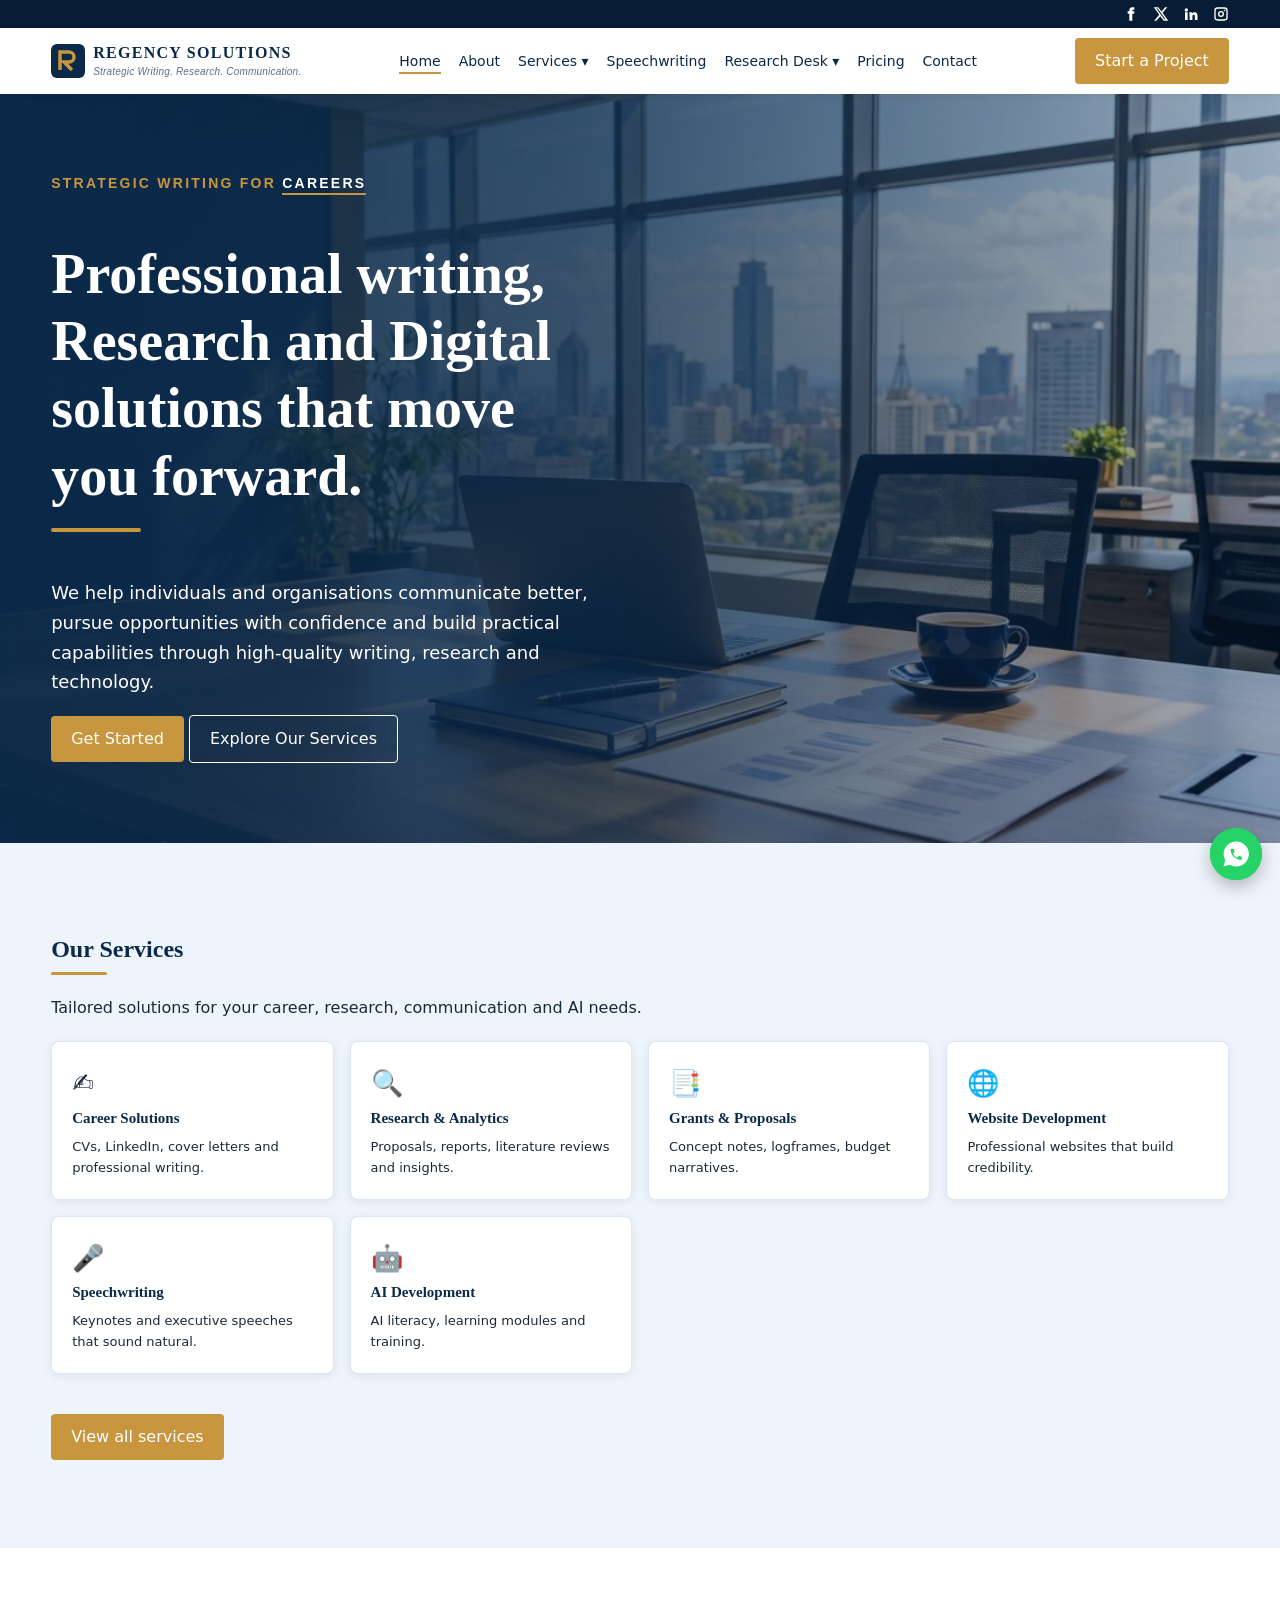
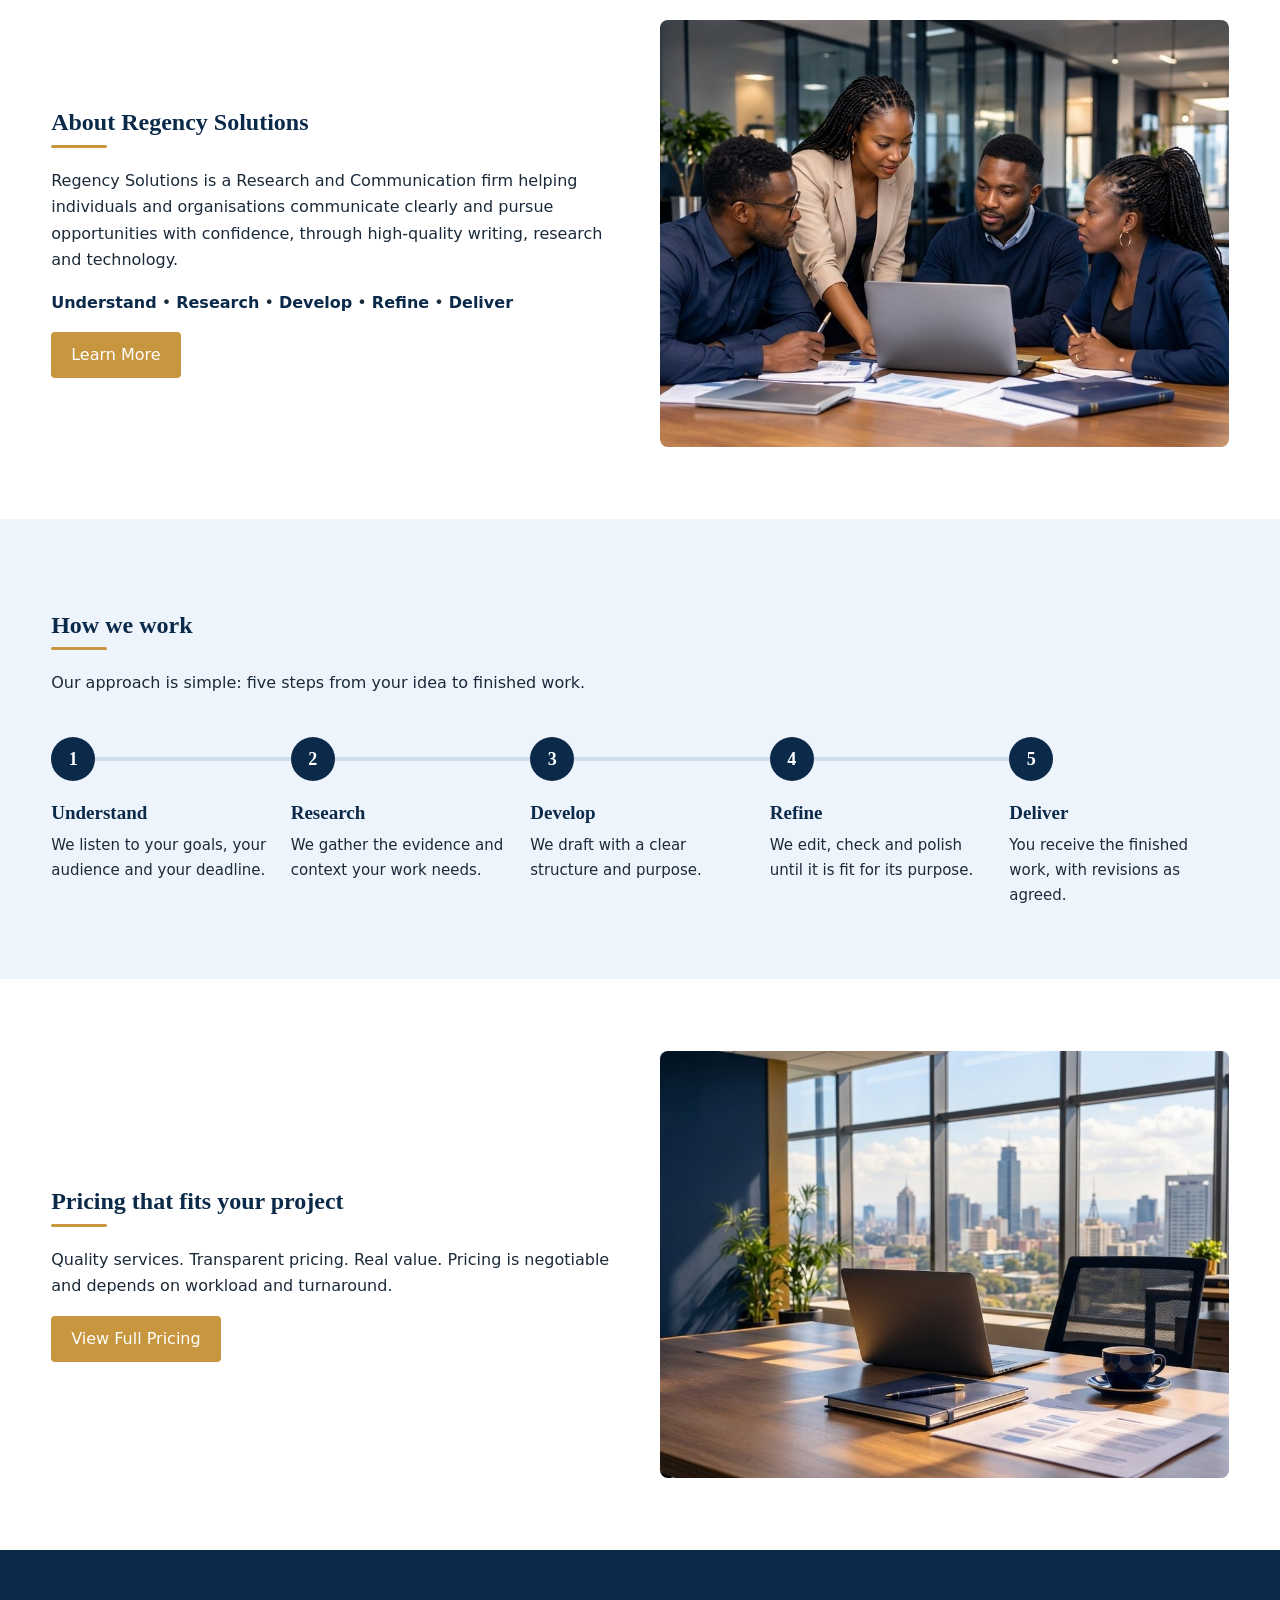
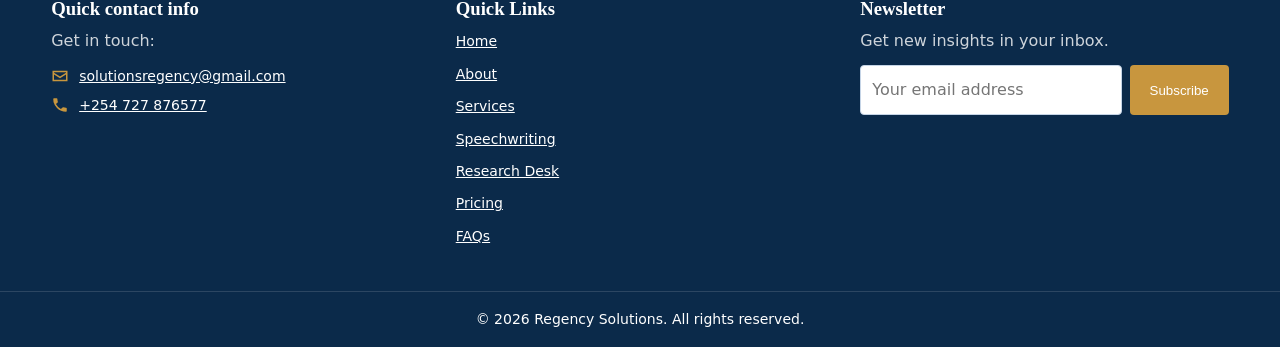
<file: index.html>
<!DOCTYPE html><html lang="en"><head><meta charset="utf-8"><meta name="viewport" content="width=device-width,initial-scale=1"><title>Regency Solutions | Strategic Writing. Research. Communication.</title><link rel="stylesheet" href="style.css?v=5"></head><body>
<div class="topbar"><div class="w tb"><div class="socials"><a href="#" aria-label="Facebook"><svg viewBox="0 0 24 24"><path d="M14 8V6.5c0-.7.3-1 1-1h2V2h-3c-3 0-4.5 1.8-4.5 4.5V8H7v3.5h2.5V22H14V11.5h2.7L17 8z"/></svg></a><a href="#" aria-label="X"><svg viewBox="0 0 24 24"><path d="M18.2 2h3.3l-7.2 8.3L22.8 22h-6.6l-5.2-6.8L5 22H1.7l7.7-8.9L1.2 2h6.8l4.7 6.2zm-1.2 18h1.8L7 3.9H5z"/></svg></a><a href="#" aria-label="LinkedIn"><svg viewBox="0 0 24 24"><path d="M4.98 3.5a2.5 2.5 0 1 1 0 5 2.5 2.5 0 0 1 0-5zM3 9.5h4V21H3zM9.5 9.5h3.8v1.6h.1c.5-1 1.8-1.9 3.7-1.9 4 0 4.7 2.6 4.7 6V21h-4v-5c0-1.2 0-2.8-1.7-2.8s-2 1.3-2 2.7V21h-4z"/></svg></a><a href="#" aria-label="Instagram"><svg viewBox="0 0 24 24"><path d="M7 2h10a5 5 0 0 1 5 5v10a5 5 0 0 1-5 5H7a5 5 0 0 1-5-5V7a5 5 0 0 1 5-5zm0 2a3 3 0 0 0-3 3v10a3 3 0 0 0 3 3h10a3 3 0 0 0 3-3V7a3 3 0 0 0-3-3zm5 3.5A4.5 4.5 0 1 1 7.5 12 4.5 4.5 0 0 1 12 7.5zm0 2A2.5 2.5 0 1 0 14.5 12 2.5 2.5 0 0 0 12 9.5zM17.3 5.5a1.2 1.2 0 1 1-1.2 1.2 1.2 1.2 0 0 1 1.2-1.2z"/></svg></a></div></div></div><header><div class="w nav"><a href="index.html" class="logo"><svg width="34" height="34" viewBox="0 0 34 34"><rect width="34" height="34" rx="6" fill="#0b2a4a"/><path d="M9 26V8h9a5 5 0 0 1 0 10h-5l8 8" stroke="#c8963e" stroke-width="3.5" fill="none"/></svg><span>REGENCY SOLUTIONS<em>Strategic Writing. Research. Communication.</em></span></a><button class="burger" aria-label="Open menu" aria-expanded="false"><span></span><span></span><span></span></button><nav><a href="index.html" class=on>Home</a><a href="about.html">About</a><div class="dd"><a href="services.html">Services &#9662;</a><div class="dm"><a href="services.html#career-solutions">Career Solutions</a><a href="services.html#research-analytics">Research & Analytics</a><a href="services.html#grants-proposals">Grants & Proposals</a><a href="services.html#website-development">Website Development</a><a href="services.html#ai-training">AI Training & Development</a><a href="services.html#professional-writing">Professional Writing</a></div></div><a href="speechwriting.html">Speechwriting</a><div class="dd"><a href="research-desk.html">Research Desk &#9662;</a><div class="dm"><a href="research-desk.html#insights">Insights</a><a href="research-desk.html#portfolio">Portfolio</a><a href="research-desk.html#testimonials">Testimonials</a></div></div><a href="pricing.html">Pricing</a><a href="contact.html">Contact</a></nav><a class="btn" href="start-a-project.html">Start a Project</a></div></header>
<section class="hero"><div class="w"><div><div class="kick">Strategic Writing for <span class="rot" id="rot">Careers</span></div><h1>Professional writing, Research and Digital solutions that move you forward.</h1><p>We help individuals and organisations communicate better, pursue opportunities with confidence and build practical capabilities through high-quality writing, research and technology.</p><a class="btn" href="start-a-project.html">Get Started</a> <a class="btn o" href="services.html">Explore Our Services</a></div></div></section><section class="sp alt"><div class="w"><h2>Our Services</h2><p class="lead">Tailored solutions for your career, research, communication and AI needs.</p><div class="tiles"><div class="tile"><b>✍️</b><span>Career Solutions</span><p>CVs, LinkedIn, cover letters and professional writing.</p></div><div class="tile"><b>🔍</b><span>Research & Analytics</span><p>Proposals, reports, literature reviews and insights.</p></div><div class="tile"><b>📑</b><span>Grants & Proposals</span><p>Concept notes, logframes, budget narratives.</p></div><div class="tile"><b>🌐</b><span>Website Development</span><p>Professional websites that build credibility.</p></div><div class="tile"><b>🎤</b><span>Speechwriting</span><p>Keynotes and executive speeches that sound natural.</p></div><div class="tile"><b>🤖</b><span>AI Development</span><p>AI literacy, learning modules and training.</p></div></div><p><a class="btn" href="services.html">View all services</a></p></div></section><section class="sp"><div class="w two"><div><h2>About Regency Solutions</h2><p>Regency Solutions is a Research and Communication firm helping individuals and organisations communicate clearly and pursue opportunities with confidence, through high-quality writing, research and technology.</p><p class="steps"><b>Understand</b> &bull; <b>Research</b> &bull; <b>Develop</b> &bull; <b>Refine</b> &bull; <b>Deliver</b></p><a class="btn" href="about.html">Learn More</a></div><img src="images/about.jpg" alt=""></div></section><section class="sp alt"><div class="w"><h2>How we work</h2><p class="lead">Our approach is simple: five steps from your idea to finished work.</p><ol class="tl" id="tl"><li><i>1</i><b>Understand</b><p>We listen to your goals, your audience and your deadline.</p></li><li><i>2</i><b>Research</b><p>We gather the evidence and context your work needs.</p></li><li><i>3</i><b>Develop</b><p>We draft with a clear structure and purpose.</p></li><li><i>4</i><b>Refine</b><p>We edit, check and polish until it is fit for its purpose.</p></li><li><i>5</i><b>Deliver</b><p>You receive the finished work, with revisions as agreed.</p></li></ol></div></section><section class="sp"><div class="w two"><div><h2>Pricing that fits your project</h2><p>Quality services. Transparent pricing. Real value. Pricing is negotiable and depends on workload and turnaround.</p><a class="btn" href="pricing.html">View Full Pricing</a></div><img src="images/pricing.jpg" alt=""></div></section>
<footer><div class="w fg"><div><h3>Quick contact info</h3><p class="mu">Get in touch:</p><ul class="cl"><li><svg viewBox="0 0 24 24"><path d="M2 5h20v14H2zm2 2v.5l8 5 8-5V7zm16 3l-8 5-8-5v7h16z"/></svg><a href="https://mail.google.com/mail/?view=cm&to=solutionsregency@gmail.com" target="_blank" rel="noopener">solutionsregency@gmail.com</a></li><li><svg viewBox="0 0 24 24"><path d="M6.6 10.8a15 15 0 0 0 6.6 6.6l2.2-2.2a1 1 0 0 1 1-.25 11 11 0 0 0 3.6.6 1 1 0 0 1 1 1V20a1 1 0 0 1-1 1A17 17 0 0 1 3 4a1 1 0 0 1 1-1h3.5a1 1 0 0 1 1 1c0 1.2.2 2.4.6 3.6a1 1 0 0 1-.25 1z"/></svg><a href="tel:+254727876577">+254 727 876577</a></li></ul></div><div><h3>Quick Links</h3><ul class="ll"><li><a href="index.html">Home</a></li><li><a href="about.html">About</a></li><li><a href="services.html">Services</a></li><li><a href="speechwriting.html">Speechwriting</a></li><li><a href="research-desk.html">Research Desk</a></li><li><a href="pricing.html">Pricing</a></li><li><a href="research-desk.html#faqs">FAQs</a></li></ul></div><div><h3>Newsletter</h3><p class="mu">Get new insights in your inbox.</p><form class="rf nl" data-kind="news"><input name="_honey" style="display:none" tabindex="-1" autocomplete="off" aria-hidden="true"><input type="hidden" name="service" value="Newsletter"><input name="email" type="email" placeholder="Your email address" aria-label="Email address" required><button class="btn">Subscribe</button><div class="msg"></div></form></div></div><div class="fb">&copy; 2026 Regency Solutions. All rights reserved.</div></footer>
<div class="modal" id="m"><form class="rf" data-reply="1"><input name="_honey" style="display:none" tabindex="-1" autocomplete="off" aria-hidden="true"><button type="button" class="x" aria-label="Close">&times;</button><h3>Get the pricing plan</h3><p>Enter your email and we will send the plan straight to your inbox.</p><input type="hidden" name="service"><input name="name" placeholder="Your name *" required><input name="email" type="email" placeholder="Email *" required><button class="btn">Send me the pricing plan</button><div class="msg"></div></form></div>
<script src="script.js?v=6"></script><script src="motion.js?v=2" defer></script></body></html>
</file>
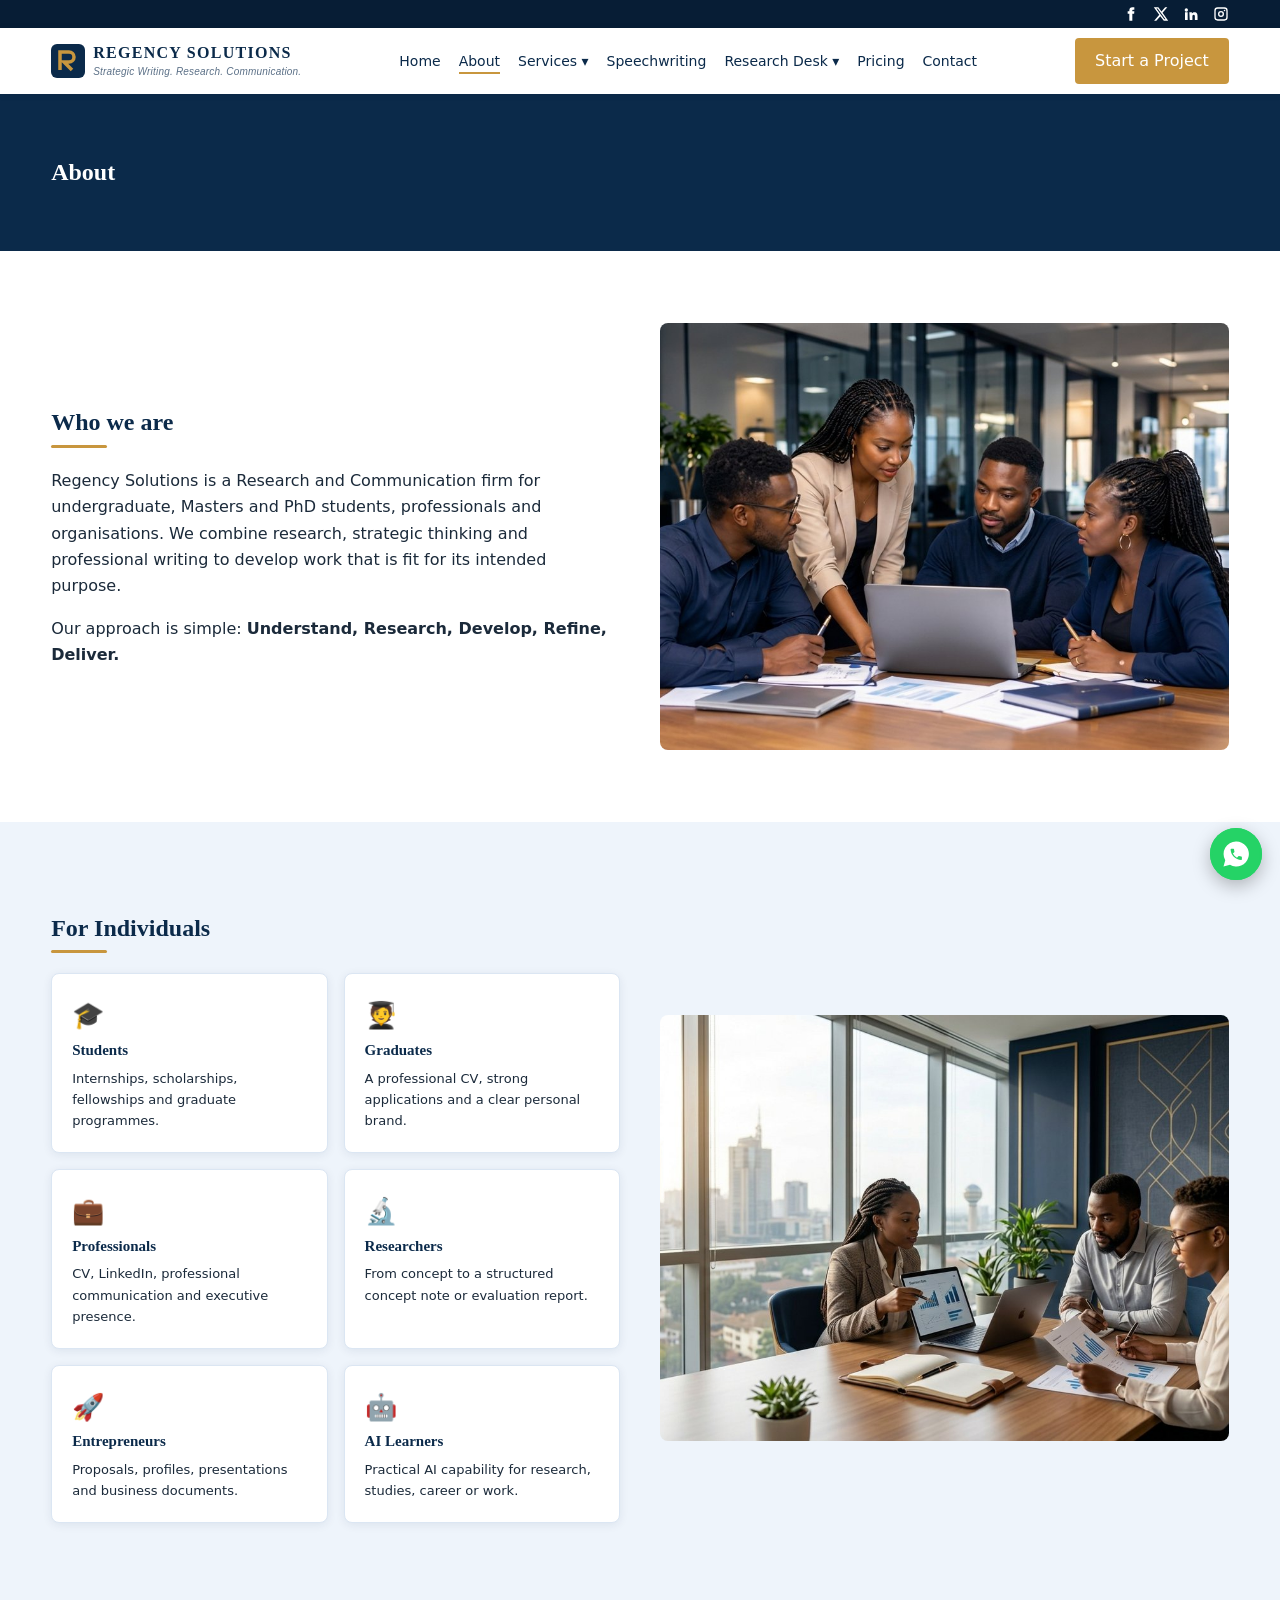
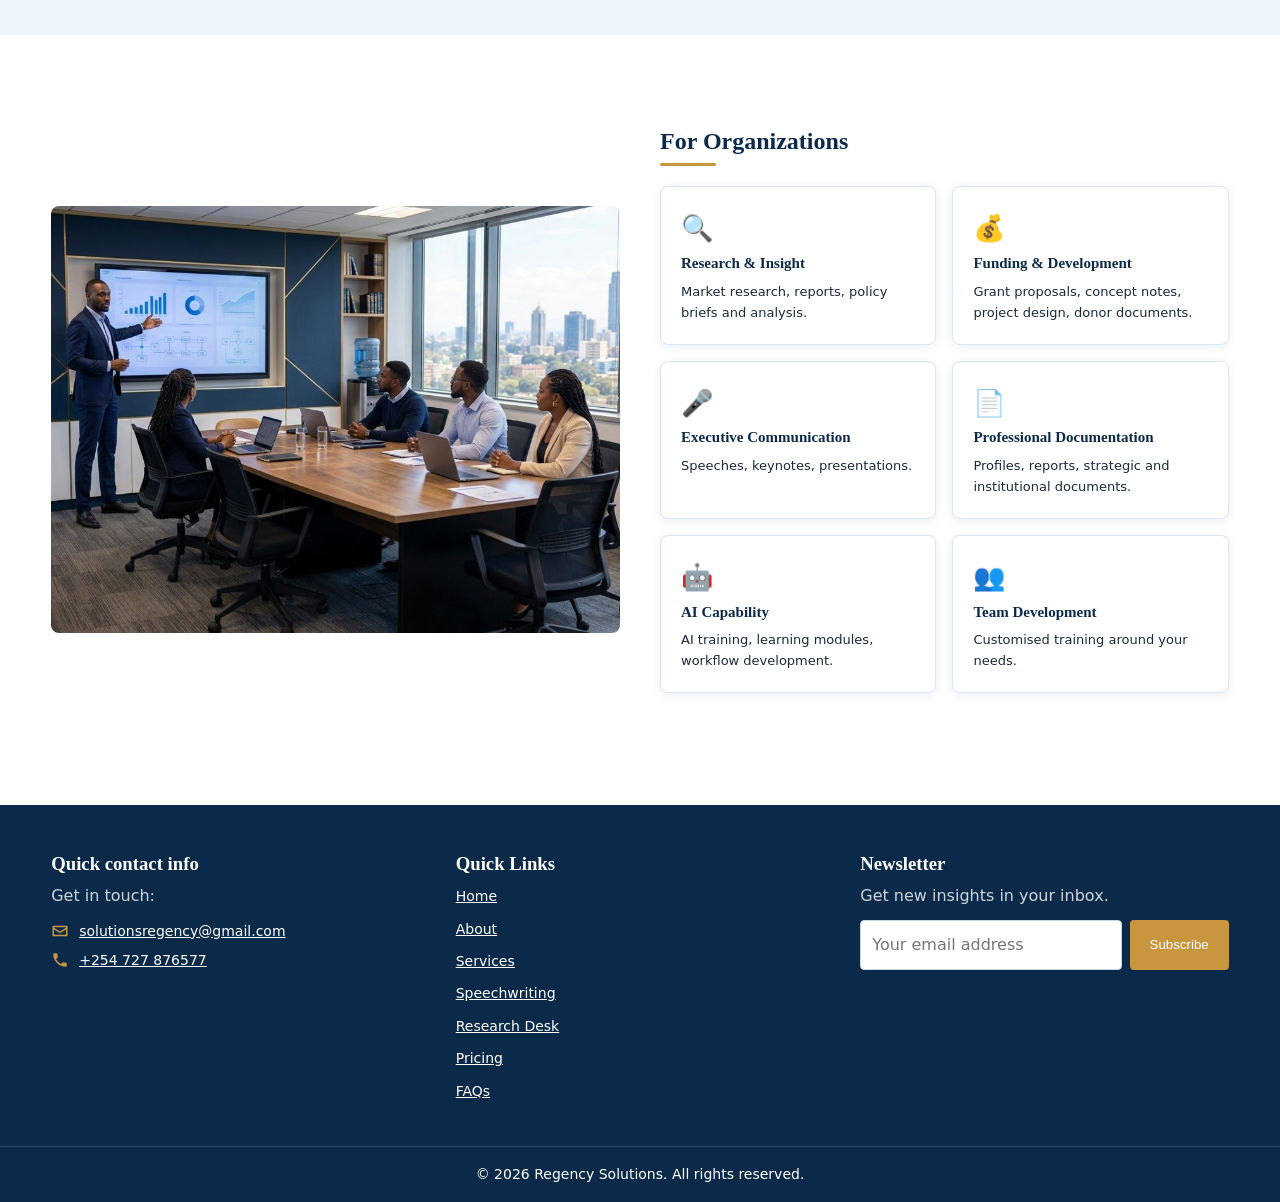
<file: about.html>
<!DOCTYPE html><html lang="en"><head><meta charset="utf-8"><meta name="viewport" content="width=device-width,initial-scale=1"><title>About | Regency Solutions</title><link rel="stylesheet" href="style.css?v=5"></head><body>
<div class="topbar"><div class="w tb"><div class="socials"><a href="#" aria-label="Facebook"><svg viewBox="0 0 24 24"><path d="M14 8V6.5c0-.7.3-1 1-1h2V2h-3c-3 0-4.5 1.8-4.5 4.5V8H7v3.5h2.5V22H14V11.5h2.7L17 8z"/></svg></a><a href="#" aria-label="X"><svg viewBox="0 0 24 24"><path d="M18.2 2h3.3l-7.2 8.3L22.8 22h-6.6l-5.2-6.8L5 22H1.7l7.7-8.9L1.2 2h6.8l4.7 6.2zm-1.2 18h1.8L7 3.9H5z"/></svg></a><a href="#" aria-label="LinkedIn"><svg viewBox="0 0 24 24"><path d="M4.98 3.5a2.5 2.5 0 1 1 0 5 2.5 2.5 0 0 1 0-5zM3 9.5h4V21H3zM9.5 9.5h3.8v1.6h.1c.5-1 1.8-1.9 3.7-1.9 4 0 4.7 2.6 4.7 6V21h-4v-5c0-1.2 0-2.8-1.7-2.8s-2 1.3-2 2.7V21h-4z"/></svg></a><a href="#" aria-label="Instagram"><svg viewBox="0 0 24 24"><path d="M7 2h10a5 5 0 0 1 5 5v10a5 5 0 0 1-5 5H7a5 5 0 0 1-5-5V7a5 5 0 0 1 5-5zm0 2a3 3 0 0 0-3 3v10a3 3 0 0 0 3 3h10a3 3 0 0 0 3-3V7a3 3 0 0 0-3-3zm5 3.5A4.5 4.5 0 1 1 7.5 12 4.5 4.5 0 0 1 12 7.5zm0 2A2.5 2.5 0 1 0 14.5 12 2.5 2.5 0 0 0 12 9.5zM17.3 5.5a1.2 1.2 0 1 1-1.2 1.2 1.2 1.2 0 0 1 1.2-1.2z"/></svg></a></div></div></div><header><div class="w nav"><a href="index.html" class="logo"><svg width="34" height="34" viewBox="0 0 34 34"><rect width="34" height="34" rx="6" fill="#0b2a4a"/><path d="M9 26V8h9a5 5 0 0 1 0 10h-5l8 8" stroke="#c8963e" stroke-width="3.5" fill="none"/></svg><span>REGENCY SOLUTIONS<em>Strategic Writing. Research. Communication.</em></span></a><button class="burger" aria-label="Open menu" aria-expanded="false"><span></span><span></span><span></span></button><nav><a href="index.html">Home</a><a href="about.html" class=on>About</a><div class="dd"><a href="services.html">Services &#9662;</a><div class="dm"><a href="services.html#career-solutions">Career Solutions</a><a href="services.html#research-analytics">Research & Analytics</a><a href="services.html#grants-proposals">Grants & Proposals</a><a href="services.html#website-development">Website Development</a><a href="services.html#ai-training">AI Training & Development</a><a href="services.html#professional-writing">Professional Writing</a></div></div><a href="speechwriting.html">Speechwriting</a><div class="dd"><a href="research-desk.html">Research Desk &#9662;</a><div class="dm"><a href="research-desk.html#insights">Insights</a><a href="research-desk.html#portfolio">Portfolio</a><a href="research-desk.html#testimonials">Testimonials</a></div></div><a href="pricing.html">Pricing</a><a href="contact.html">Contact</a></nav><a class="btn" href="start-a-project.html">Start a Project</a></div></header>
<section class="ph"><div class="w"><h1>About</h1></div></section><section class="sp"><div class="w two"><div><h2>Who we are</h2><p>Regency Solutions is a Research and Communication firm for undergraduate, Masters and PhD students, professionals and organisations. We combine research, strategic thinking and professional writing to develop work that is fit for its intended purpose.</p><p>Our approach is simple: <b>Understand, Research, Develop, Refine, Deliver.</b></p></div><img src="images/about.jpg" alt=""></div></section><section class="sp alt"><div class="w two"><div><h2 id="individuals">For Individuals</h2><div class="tiles"><div class="tile"><b>🎓</b><span>Students</span><p>Internships, scholarships, fellowships and graduate programmes.</p></div><div class="tile"><b>🧑‍🎓</b><span>Graduates</span><p>A professional CV, strong applications and a clear personal brand.</p></div><div class="tile"><b>💼</b><span>Professionals</span><p>CV, LinkedIn, professional communication and executive presence.</p></div><div class="tile"><b>🔬</b><span>Researchers</span><p>From concept to a structured concept note or evaluation report.</p></div><div class="tile"><b>🚀</b><span>Entrepreneurs</span><p>Proposals, profiles, presentations and business documents.</p></div><div class="tile"><b>🤖</b><span>AI Learners</span><p>Practical AI capability for research, studies, career or work.</p></div></div></div><img src="images/individuals.jpg" alt=""></div></section><section class="sp"><div class="w two rev"><div><h2 id="orgs">For Organizations</h2><div class="tiles"><div class="tile"><b>🔍</b><span>Research & Insight</span><p>Market research, reports, policy briefs and analysis.</p></div><div class="tile"><b>💰</b><span>Funding & Development</span><p>Grant proposals, concept notes, project design, donor documents.</p></div><div class="tile"><b>🎤</b><span>Executive Communication</span><p>Speeches, keynotes, presentations.</p></div><div class="tile"><b>📄</b><span>Professional Documentation</span><p>Profiles, reports, strategic and institutional documents.</p></div><div class="tile"><b>🤖</b><span>AI Capability</span><p>AI training, learning modules, workflow development.</p></div><div class="tile"><b>👥</b><span>Team Development</span><p>Customised training around your needs.</p></div></div></div><img src="images/organizations.jpg" alt=""></div></section>
<footer><div class="w fg"><div><h3>Quick contact info</h3><p class="mu">Get in touch:</p><ul class="cl"><li><svg viewBox="0 0 24 24"><path d="M2 5h20v14H2zm2 2v.5l8 5 8-5V7zm16 3l-8 5-8-5v7h16z"/></svg><a href="https://mail.google.com/mail/?view=cm&to=solutionsregency@gmail.com" target="_blank" rel="noopener">solutionsregency@gmail.com</a></li><li><svg viewBox="0 0 24 24"><path d="M6.6 10.8a15 15 0 0 0 6.6 6.6l2.2-2.2a1 1 0 0 1 1-.25 11 11 0 0 0 3.6.6 1 1 0 0 1 1 1V20a1 1 0 0 1-1 1A17 17 0 0 1 3 4a1 1 0 0 1 1-1h3.5a1 1 0 0 1 1 1c0 1.2.2 2.4.6 3.6a1 1 0 0 1-.25 1z"/></svg><a href="tel:+254727876577">+254 727 876577</a></li></ul></div><div><h3>Quick Links</h3><ul class="ll"><li><a href="index.html">Home</a></li><li><a href="about.html">About</a></li><li><a href="services.html">Services</a></li><li><a href="speechwriting.html">Speechwriting</a></li><li><a href="research-desk.html">Research Desk</a></li><li><a href="pricing.html">Pricing</a></li><li><a href="research-desk.html#faqs">FAQs</a></li></ul></div><div><h3>Newsletter</h3><p class="mu">Get new insights in your inbox.</p><form class="rf nl" data-kind="news"><input name="_honey" style="display:none" tabindex="-1" autocomplete="off" aria-hidden="true"><input type="hidden" name="service" value="Newsletter"><input name="email" type="email" placeholder="Your email address" aria-label="Email address" required><button class="btn">Subscribe</button><div class="msg"></div></form></div></div><div class="fb">&copy; 2026 Regency Solutions. All rights reserved.</div></footer>
<div class="modal" id="m"><form class="rf" data-reply="1"><input name="_honey" style="display:none" tabindex="-1" autocomplete="off" aria-hidden="true"><button type="button" class="x" aria-label="Close">&times;</button><h3>Get the pricing plan</h3><p>Enter your email and we will send the plan straight to your inbox.</p><input type="hidden" name="service"><input name="name" placeholder="Your name *" required><input name="email" type="email" placeholder="Email *" required><button class="btn">Send me the pricing plan</button><div class="msg"></div></form></div>
<script src="script.js?v=6"></script><script src="motion.js?v=2" defer></script></body></html>
</file>
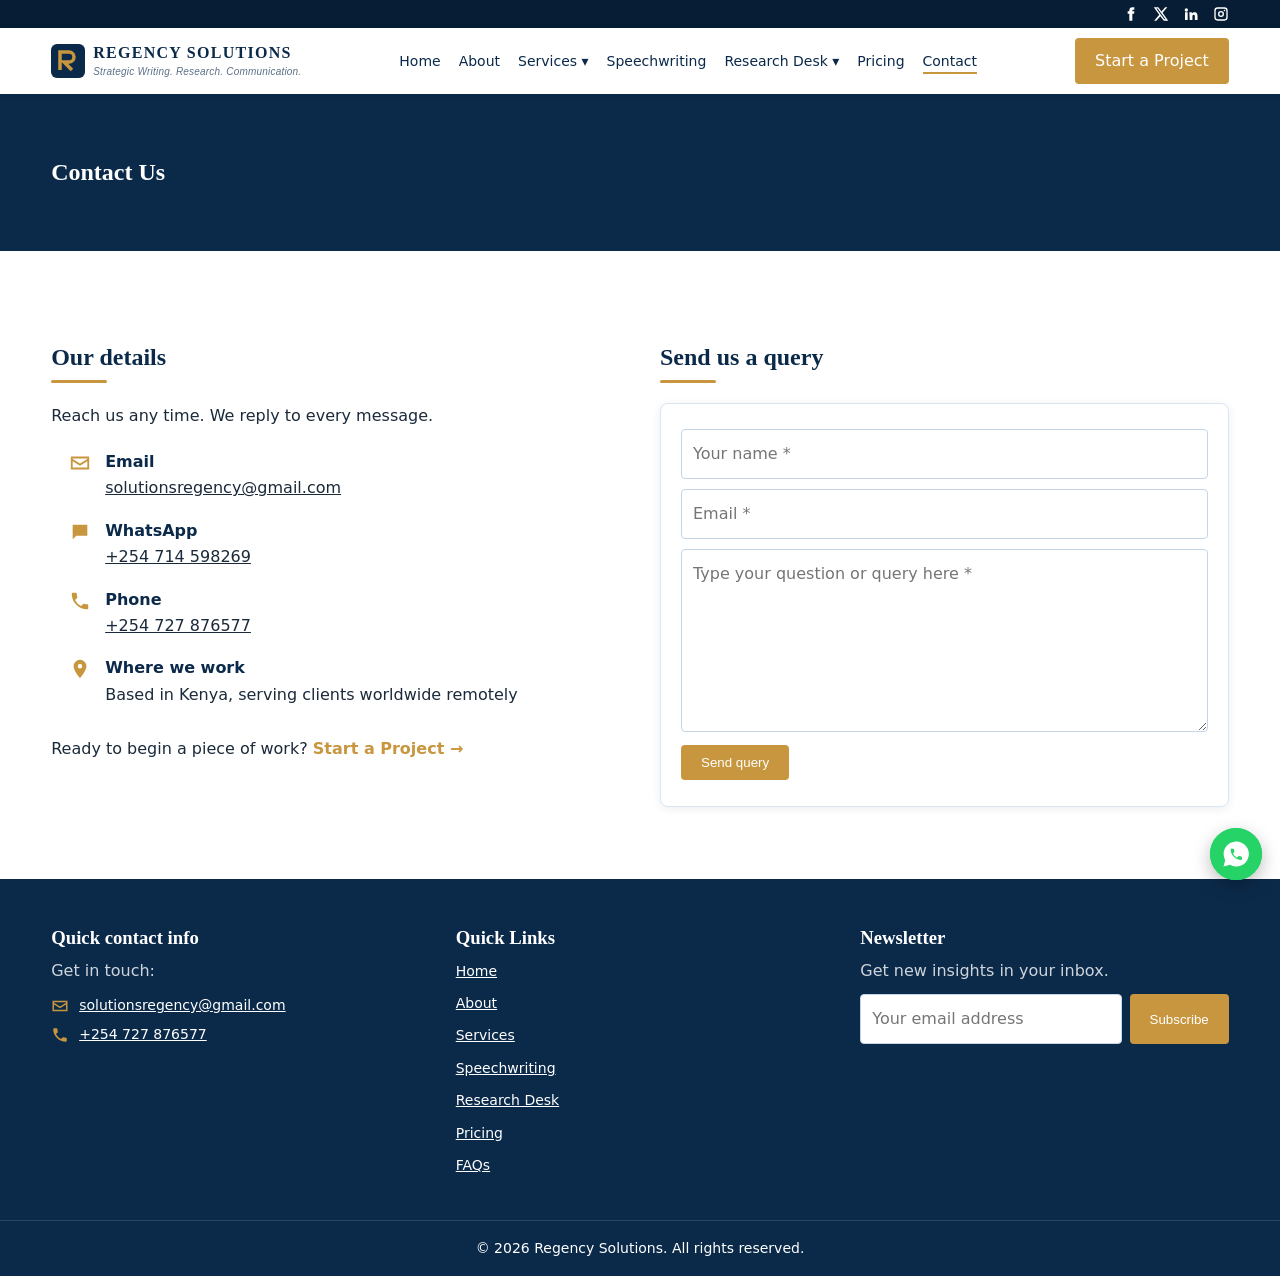
<file: contact.html>
<!DOCTYPE html><html lang="en"><head><meta charset="utf-8"><meta name="viewport" content="width=device-width,initial-scale=1"><title>Contact | Regency Solutions</title><link rel="stylesheet" href="style.css?v=5"></head><body>
<div class="topbar"><div class="w tb"><div class="socials"><a href="#" aria-label="Facebook"><svg viewBox="0 0 24 24"><path d="M14 8V6.5c0-.7.3-1 1-1h2V2h-3c-3 0-4.5 1.8-4.5 4.5V8H7v3.5h2.5V22H14V11.5h2.7L17 8z"/></svg></a><a href="#" aria-label="X"><svg viewBox="0 0 24 24"><path d="M18.2 2h3.3l-7.2 8.3L22.8 22h-6.6l-5.2-6.8L5 22H1.7l7.7-8.9L1.2 2h6.8l4.7 6.2zm-1.2 18h1.8L7 3.9H5z"/></svg></a><a href="#" aria-label="LinkedIn"><svg viewBox="0 0 24 24"><path d="M4.98 3.5a2.5 2.5 0 1 1 0 5 2.5 2.5 0 0 1 0-5zM3 9.5h4V21H3zM9.5 9.5h3.8v1.6h.1c.5-1 1.8-1.9 3.7-1.9 4 0 4.7 2.6 4.7 6V21h-4v-5c0-1.2 0-2.8-1.7-2.8s-2 1.3-2 2.7V21h-4z"/></svg></a><a href="#" aria-label="Instagram"><svg viewBox="0 0 24 24"><path d="M7 2h10a5 5 0 0 1 5 5v10a5 5 0 0 1-5 5H7a5 5 0 0 1-5-5V7a5 5 0 0 1 5-5zm0 2a3 3 0 0 0-3 3v10a3 3 0 0 0 3 3h10a3 3 0 0 0 3-3V7a3 3 0 0 0-3-3zm5 3.5A4.5 4.5 0 1 1 7.5 12 4.5 4.5 0 0 1 12 7.5zm0 2A2.5 2.5 0 1 0 14.5 12 2.5 2.5 0 0 0 12 9.5zM17.3 5.5a1.2 1.2 0 1 1-1.2 1.2 1.2 1.2 0 0 1 1.2-1.2z"/></svg></a></div></div></div><header><div class="w nav"><a href="index.html" class="logo"><svg width="34" height="34" viewBox="0 0 34 34"><rect width="34" height="34" rx="6" fill="#0b2a4a"/><path d="M9 26V8h9a5 5 0 0 1 0 10h-5l8 8" stroke="#c8963e" stroke-width="3.5" fill="none"/></svg><span>REGENCY SOLUTIONS<em>Strategic Writing. Research. Communication.</em></span></a><button class="burger" aria-label="Open menu" aria-expanded="false"><span></span><span></span><span></span></button><nav><a href="index.html">Home</a><a href="about.html">About</a><div class="dd"><a href="services.html">Services &#9662;</a><div class="dm"><a href="services.html#career-solutions">Career Solutions</a><a href="services.html#research-analytics">Research & Analytics</a><a href="services.html#grants-proposals">Grants & Proposals</a><a href="services.html#website-development">Website Development</a><a href="services.html#ai-training">AI Training & Development</a><a href="services.html#professional-writing">Professional Writing</a></div></div><a href="speechwriting.html">Speechwriting</a><div class="dd"><a href="research-desk.html">Research Desk &#9662;</a><div class="dm"><a href="research-desk.html#insights">Insights</a><a href="research-desk.html#portfolio">Portfolio</a><a href="research-desk.html#testimonials">Testimonials</a></div></div><a href="pricing.html">Pricing</a><a href="contact.html" class=on>Contact</a></nav><a class="btn" href="start-a-project.html">Start a Project</a></div></header><section class="ph"><div class="w"><h1>Contact Us</h1></div></section><section class="sp"><div class="w two" style="align-items:start"><div><h2>Our details</h2><p>Reach us any time. We reply to every message.</p><ul class="cd"><li><svg viewBox="0 0 24 24"><path d="M2 5h20v14H2zm2 2v.5l8 5 8-5V7zm16 3l-8 5-8-5v7h16z"/></svg><div><b>Email</b><a href="https://mail.google.com/mail/?view=cm&to=solutionsregency@gmail.com" target="_blank" rel="noopener">solutionsregency@gmail.com</a></div></li><li><svg viewBox="0 0 24 24"><path d="M4 4h16v12H8l-4 4z"/></svg><div><b>WhatsApp</b><a data-wa href="https://wa.me/254714598269">+254 714 598269</a></div></li><li><svg viewBox="0 0 24 24"><path d="M6.6 10.8a15 15 0 0 0 6.6 6.6l2.2-2.2a1 1 0 0 1 1-.25 11 11 0 0 0 3.6.6 1 1 0 0 1 1 1V20a1 1 0 0 1-1 1A17 17 0 0 1 3 4a1 1 0 0 1 1-1h3.5a1 1 0 0 1 1 1c0 1.2.2 2.4.6 3.6a1 1 0 0 1-.25 1z"/></svg><div><b>Phone</b><a href="tel:+254727876577">+254 727 876577</a></div></li><li><svg viewBox="0 0 24 24"><path d="M12 2a7 7 0 0 0-7 7c0 5 7 13 7 13s7-8 7-13a7 7 0 0 0-7-7zm0 9.5A2.5 2.5 0 1 1 12 6.5a2.5 2.5 0 0 1 0 5z"/></svg><div><b>Where we work</b>Based in Kenya, serving clients worldwide remotely</div></li></ul><p>Ready to begin a piece of work? <a class="pl" href="start-a-project.html">Start a Project &rarr;</a></p></div><div><h2>Send us a query</h2><form class="rf card" data-kind="query"><input name="_honey" style="display:none" tabindex="-1" autocomplete="off" aria-hidden="true"><input type="hidden" name="service" value="General query"><input name="name" placeholder="Your name *" required><input name="email" type="email" placeholder="Email *" required><textarea name="enquiry" rows="6" placeholder="Type your question or query here *" required></textarea><button class="btn">Send query</button><div class="msg"></div></form></div></div></section><footer><div class="w fg"><div><h3>Quick contact info</h3><p class="mu">Get in touch:</p><ul class="cl"><li><svg viewBox="0 0 24 24"><path d="M2 5h20v14H2zm2 2v.5l8 5 8-5V7zm16 3l-8 5-8-5v7h16z"/></svg><a href="https://mail.google.com/mail/?view=cm&to=solutionsregency@gmail.com" target="_blank" rel="noopener">solutionsregency@gmail.com</a></li><li><svg viewBox="0 0 24 24"><path d="M6.6 10.8a15 15 0 0 0 6.6 6.6l2.2-2.2a1 1 0 0 1 1-.25 11 11 0 0 0 3.6.6 1 1 0 0 1 1 1V20a1 1 0 0 1-1 1A17 17 0 0 1 3 4a1 1 0 0 1 1-1h3.5a1 1 0 0 1 1 1c0 1.2.2 2.4.6 3.6a1 1 0 0 1-.25 1z"/></svg><a href="tel:+254727876577">+254 727 876577</a></li></ul></div><div><h3>Quick Links</h3><ul class="ll"><li><a href="index.html">Home</a></li><li><a href="about.html">About</a></li><li><a href="services.html">Services</a></li><li><a href="speechwriting.html">Speechwriting</a></li><li><a href="research-desk.html">Research Desk</a></li><li><a href="pricing.html">Pricing</a></li><li><a href="research-desk.html#faqs">FAQs</a></li></ul></div><div><h3>Newsletter</h3><p class="mu">Get new insights in your inbox.</p><form class="rf nl" data-kind="news"><input name="_honey" style="display:none" tabindex="-1" autocomplete="off" aria-hidden="true"><input type="hidden" name="service" value="Newsletter"><input name="email" type="email" placeholder="Your email address" aria-label="Email address" required><button class="btn">Subscribe</button><div class="msg"></div></form></div></div><div class="fb">&copy; 2026 Regency Solutions. All rights reserved.</div></footer>
<div class="modal" id="m"><form class="rf" data-reply="1"><input name="_honey" style="display:none" tabindex="-1" autocomplete="off" aria-hidden="true"><button type="button" class="x" aria-label="Close">&times;</button><h3>Get the pricing plan</h3><p>Enter your email and we will send the plan straight to your inbox.</p><input type="hidden" name="service"><input name="name" placeholder="Your name *" required><input name="email" type="email" placeholder="Email *" required><button class="btn">Send me the pricing plan</button><div class="msg"></div></form></div>
<script src="script.js?v=6"></script><script src="motion.js?v=2" defer></script></body></html>
</file>
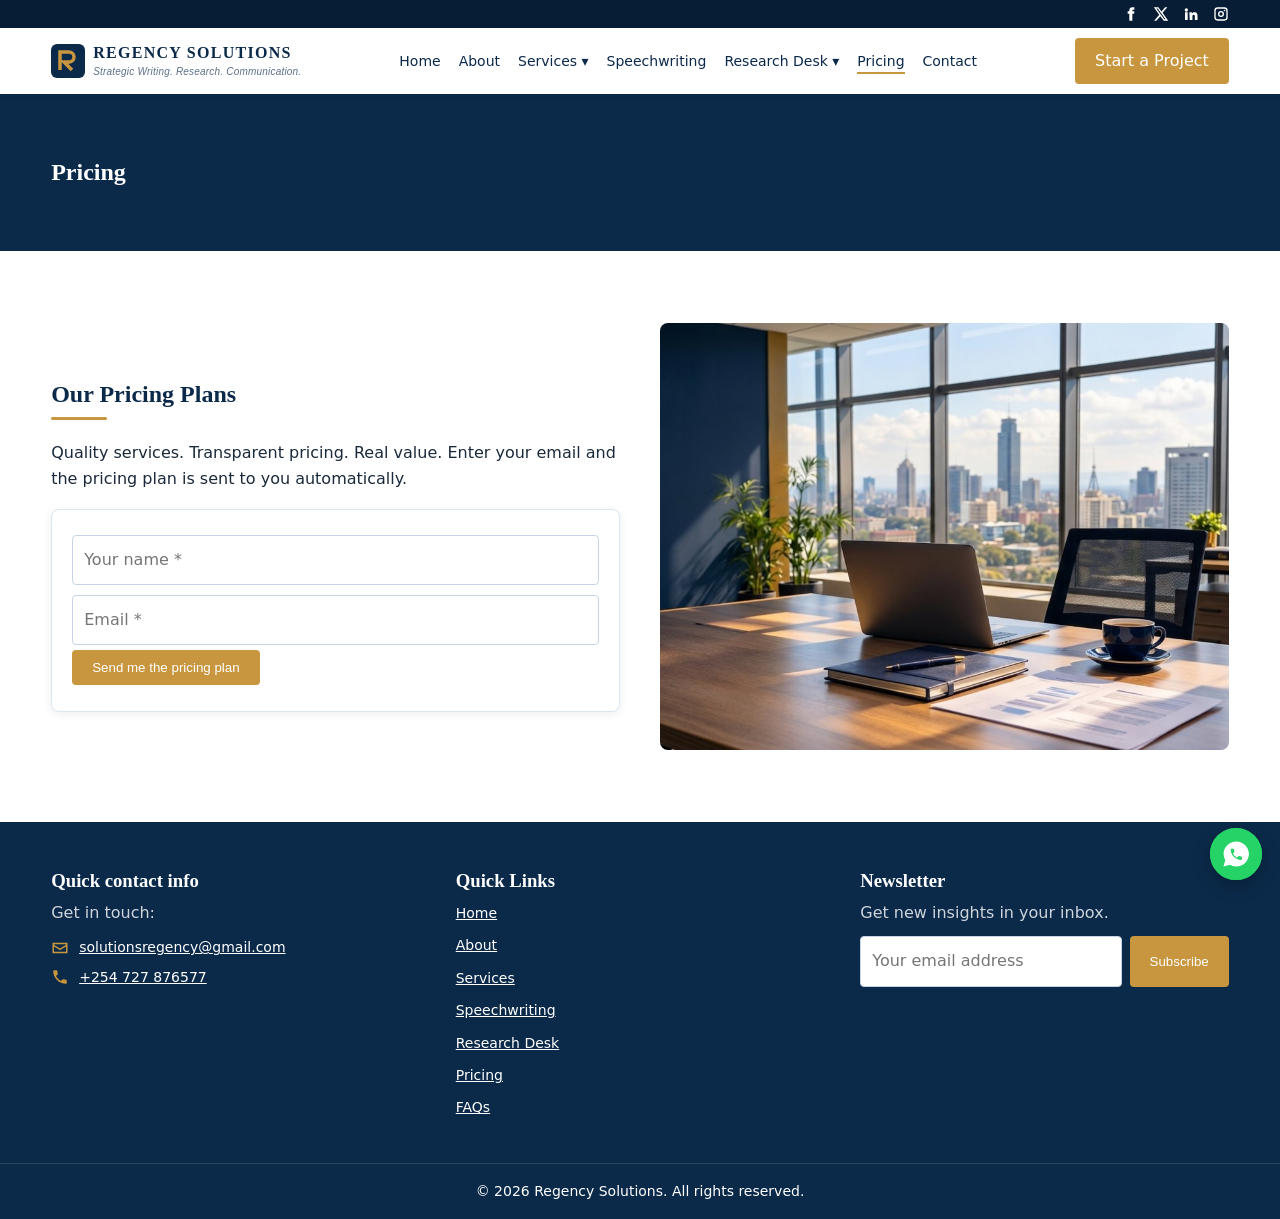
<file: pricing.html>
<!DOCTYPE html><html lang="en"><head><meta charset="utf-8"><meta name="viewport" content="width=device-width,initial-scale=1"><title>Pricing | Regency Solutions</title><link rel="stylesheet" href="style.css?v=5"></head><body>
<div class="topbar"><div class="w tb"><div class="socials"><a href="#" aria-label="Facebook"><svg viewBox="0 0 24 24"><path d="M14 8V6.5c0-.7.3-1 1-1h2V2h-3c-3 0-4.5 1.8-4.5 4.5V8H7v3.5h2.5V22H14V11.5h2.7L17 8z"/></svg></a><a href="#" aria-label="X"><svg viewBox="0 0 24 24"><path d="M18.2 2h3.3l-7.2 8.3L22.8 22h-6.6l-5.2-6.8L5 22H1.7l7.7-8.9L1.2 2h6.8l4.7 6.2zm-1.2 18h1.8L7 3.9H5z"/></svg></a><a href="#" aria-label="LinkedIn"><svg viewBox="0 0 24 24"><path d="M4.98 3.5a2.5 2.5 0 1 1 0 5 2.5 2.5 0 0 1 0-5zM3 9.5h4V21H3zM9.5 9.5h3.8v1.6h.1c.5-1 1.8-1.9 3.7-1.9 4 0 4.7 2.6 4.7 6V21h-4v-5c0-1.2 0-2.8-1.7-2.8s-2 1.3-2 2.7V21h-4z"/></svg></a><a href="#" aria-label="Instagram"><svg viewBox="0 0 24 24"><path d="M7 2h10a5 5 0 0 1 5 5v10a5 5 0 0 1-5 5H7a5 5 0 0 1-5-5V7a5 5 0 0 1 5-5zm0 2a3 3 0 0 0-3 3v10a3 3 0 0 0 3 3h10a3 3 0 0 0 3-3V7a3 3 0 0 0-3-3zm5 3.5A4.5 4.5 0 1 1 7.5 12 4.5 4.5 0 0 1 12 7.5zm0 2A2.5 2.5 0 1 0 14.5 12 2.5 2.5 0 0 0 12 9.5zM17.3 5.5a1.2 1.2 0 1 1-1.2 1.2 1.2 1.2 0 0 1 1.2-1.2z"/></svg></a></div></div></div><header><div class="w nav"><a href="index.html" class="logo"><svg width="34" height="34" viewBox="0 0 34 34"><rect width="34" height="34" rx="6" fill="#0b2a4a"/><path d="M9 26V8h9a5 5 0 0 1 0 10h-5l8 8" stroke="#c8963e" stroke-width="3.5" fill="none"/></svg><span>REGENCY SOLUTIONS<em>Strategic Writing. Research. Communication.</em></span></a><button class="burger" aria-label="Open menu" aria-expanded="false"><span></span><span></span><span></span></button><nav><a href="index.html">Home</a><a href="about.html">About</a><div class="dd"><a href="services.html">Services &#9662;</a><div class="dm"><a href="services.html#career-solutions">Career Solutions</a><a href="services.html#research-analytics">Research & Analytics</a><a href="services.html#grants-proposals">Grants & Proposals</a><a href="services.html#website-development">Website Development</a><a href="services.html#ai-training">AI Training & Development</a><a href="services.html#professional-writing">Professional Writing</a></div></div><a href="speechwriting.html">Speechwriting</a><div class="dd"><a href="research-desk.html">Research Desk &#9662;</a><div class="dm"><a href="research-desk.html#insights">Insights</a><a href="research-desk.html#portfolio">Portfolio</a><a href="research-desk.html#testimonials">Testimonials</a></div></div><a href="pricing.html" class=on>Pricing</a><a href="contact.html">Contact</a></nav><a class="btn" href="start-a-project.html">Start a Project</a></div></header>
<section class="ph"><div class="w"><h1>Pricing</h1></div></section><section class="sp"><div class="w two"><div><h2>Our Pricing Plans</h2><p>Quality services. Transparent pricing. Real value. Enter your email and the pricing plan is sent to you automatically.</p><form class="rf card" data-reply="1"><input name="_honey" style="display:none" tabindex="-1" autocomplete="off" aria-hidden="true"><input type="hidden" name="service" value="General pricing plan"><input name="name" placeholder="Your name *" required><input name="email" type="email" placeholder="Email *" required><button class="btn">Send me the pricing plan</button><div class="msg"></div></form></div><img src="images/pricing.jpg" alt=""></div></section>
<footer><div class="w fg"><div><h3>Quick contact info</h3><p class="mu">Get in touch:</p><ul class="cl"><li><svg viewBox="0 0 24 24"><path d="M2 5h20v14H2zm2 2v.5l8 5 8-5V7zm16 3l-8 5-8-5v7h16z"/></svg><a href="https://mail.google.com/mail/?view=cm&to=solutionsregency@gmail.com" target="_blank" rel="noopener">solutionsregency@gmail.com</a></li><li><svg viewBox="0 0 24 24"><path d="M6.6 10.8a15 15 0 0 0 6.6 6.6l2.2-2.2a1 1 0 0 1 1-.25 11 11 0 0 0 3.6.6 1 1 0 0 1 1 1V20a1 1 0 0 1-1 1A17 17 0 0 1 3 4a1 1 0 0 1 1-1h3.5a1 1 0 0 1 1 1c0 1.2.2 2.4.6 3.6a1 1 0 0 1-.25 1z"/></svg><a href="tel:+254727876577">+254 727 876577</a></li></ul></div><div><h3>Quick Links</h3><ul class="ll"><li><a href="index.html">Home</a></li><li><a href="about.html">About</a></li><li><a href="services.html">Services</a></li><li><a href="speechwriting.html">Speechwriting</a></li><li><a href="research-desk.html">Research Desk</a></li><li><a href="pricing.html">Pricing</a></li><li><a href="research-desk.html#faqs">FAQs</a></li></ul></div><div><h3>Newsletter</h3><p class="mu">Get new insights in your inbox.</p><form class="rf nl" data-kind="news"><input name="_honey" style="display:none" tabindex="-1" autocomplete="off" aria-hidden="true"><input type="hidden" name="service" value="Newsletter"><input name="email" type="email" placeholder="Your email address" aria-label="Email address" required><button class="btn">Subscribe</button><div class="msg"></div></form></div></div><div class="fb">&copy; 2026 Regency Solutions. All rights reserved.</div></footer>
<div class="modal" id="m"><form class="rf" data-reply="1"><input name="_honey" style="display:none" tabindex="-1" autocomplete="off" aria-hidden="true"><button type="button" class="x" aria-label="Close">&times;</button><h3>Get the pricing plan</h3><p>Enter your email and we will send the plan straight to your inbox.</p><input type="hidden" name="service"><input name="name" placeholder="Your name *" required><input name="email" type="email" placeholder="Email *" required><button class="btn">Send me the pricing plan</button><div class="msg"></div></form></div>
<script src="script.js?v=6"></script><script src="motion.js?v=2" defer></script></body></html>
</file>
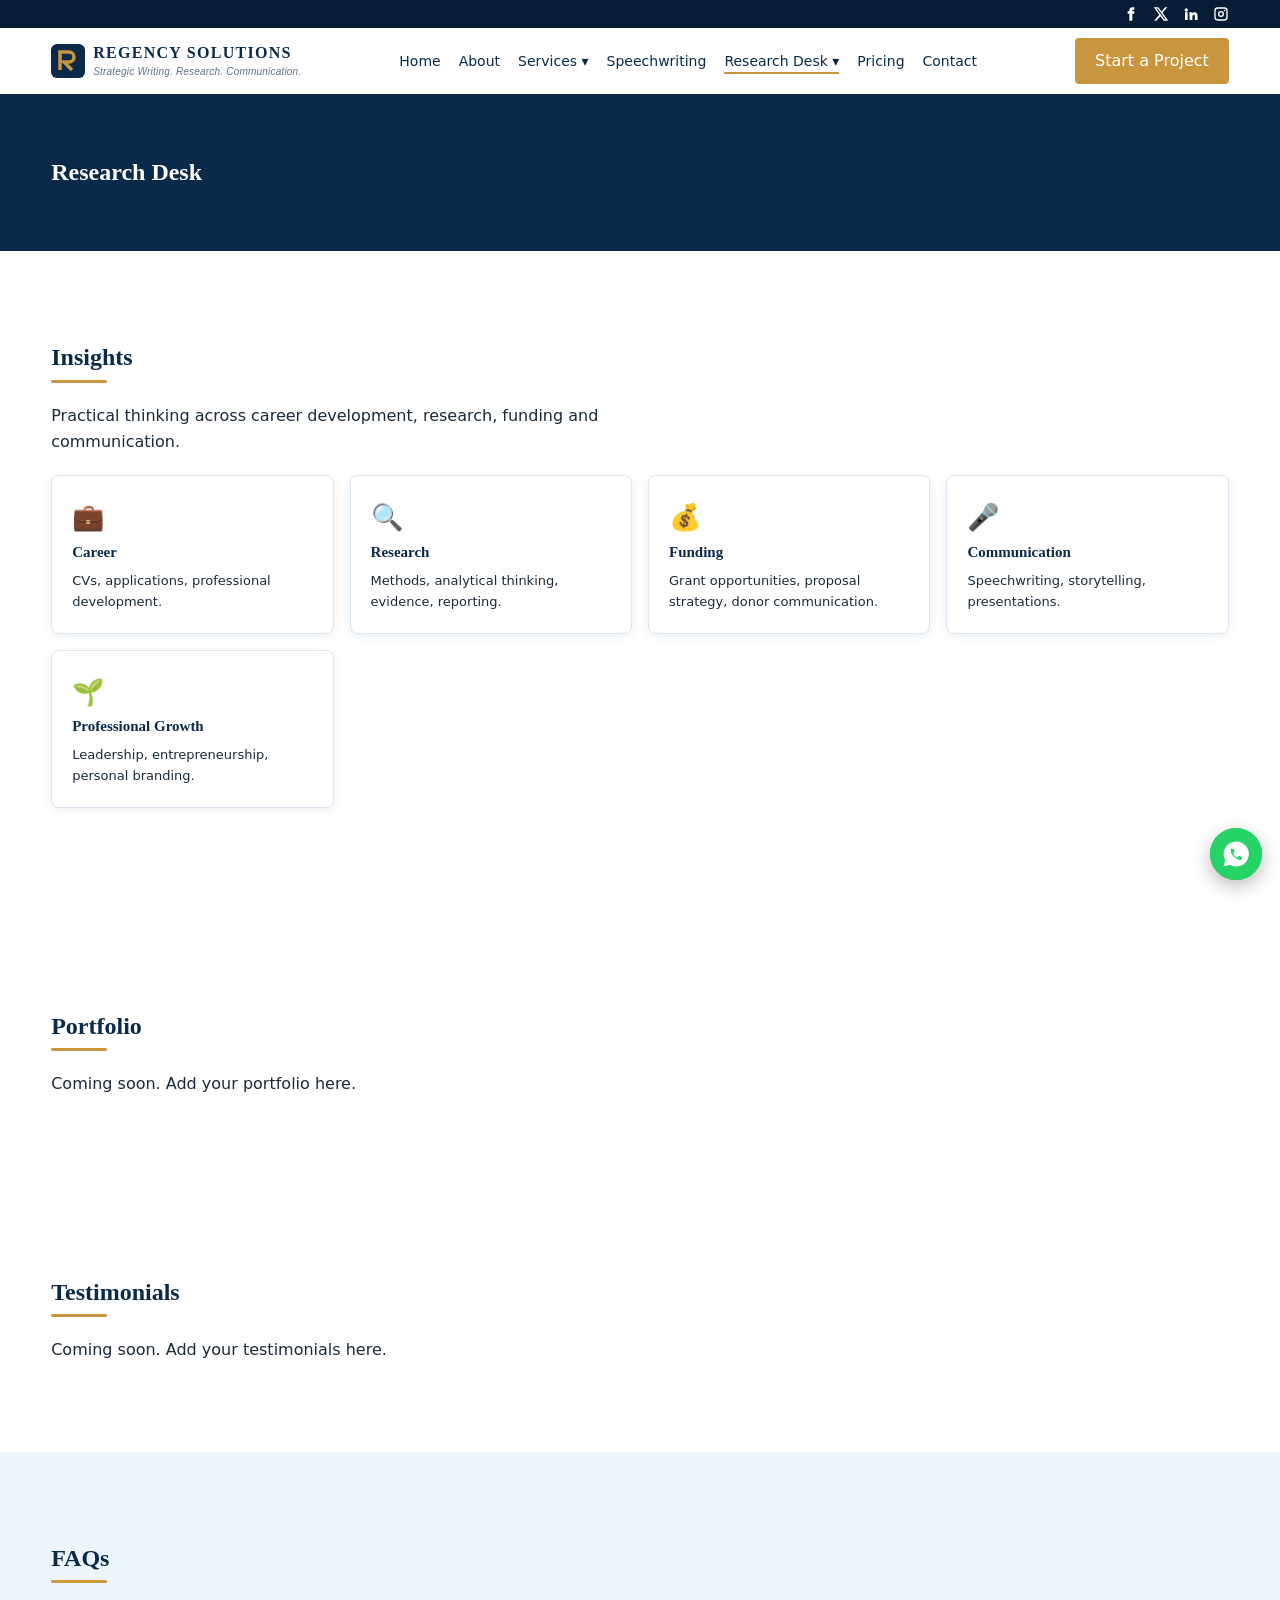
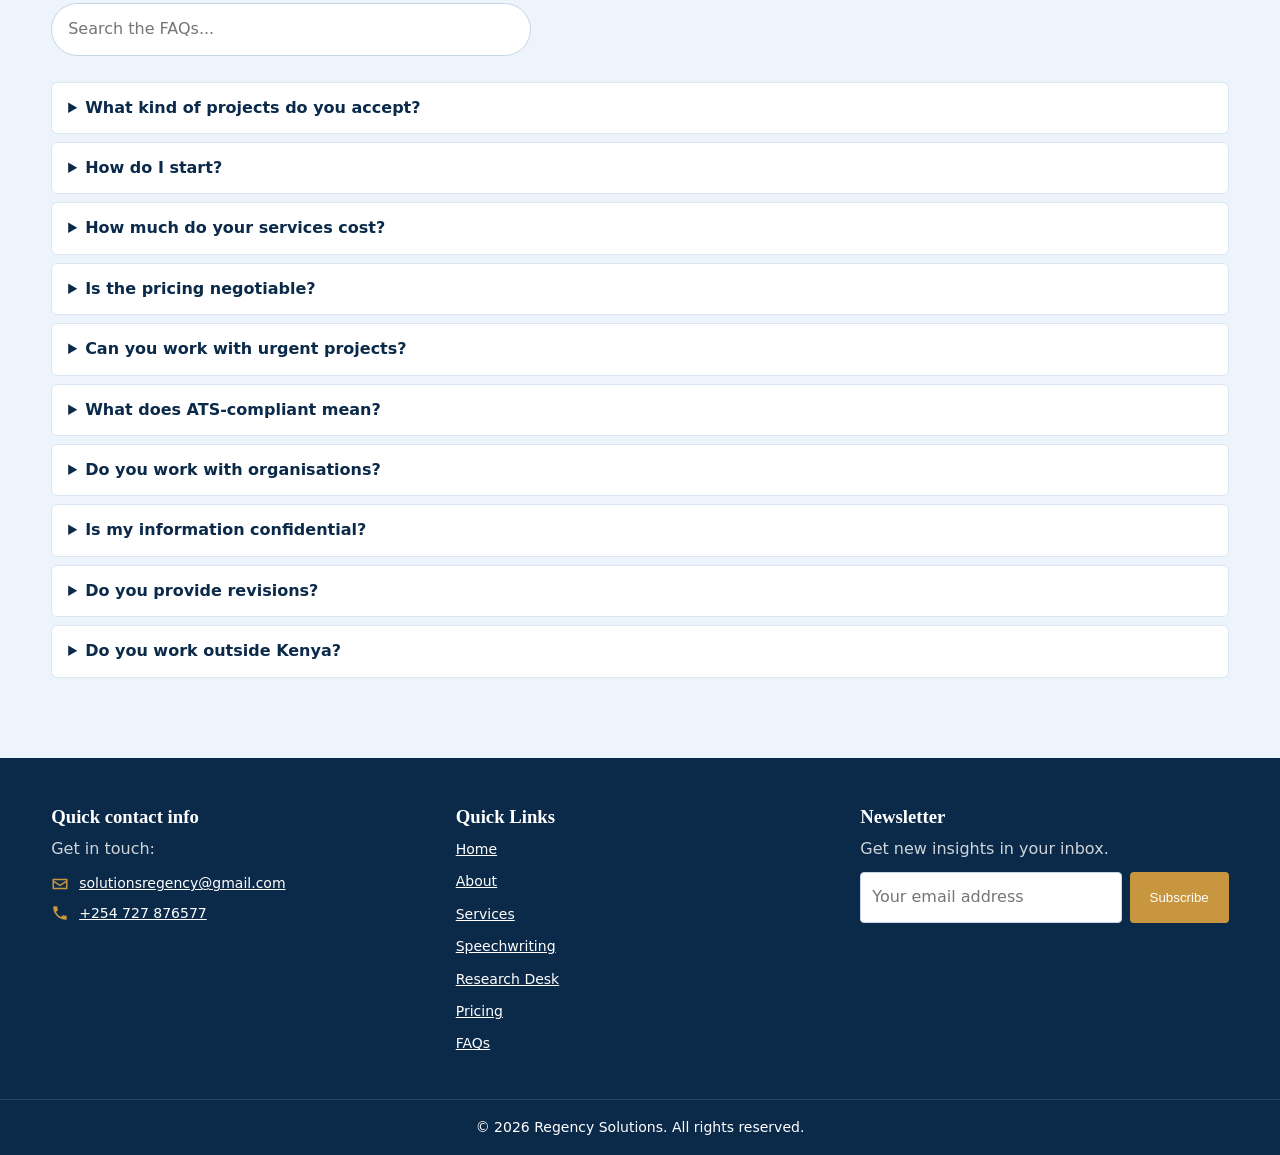
<file: research-desk.html>
<!DOCTYPE html><html lang="en"><head><meta charset="utf-8"><meta name="viewport" content="width=device-width,initial-scale=1"><title>Research Desk | Regency Solutions</title><link rel="stylesheet" href="style.css?v=5"></head><body>
<div class="topbar"><div class="w tb"><div class="socials"><a href="#" aria-label="Facebook"><svg viewBox="0 0 24 24"><path d="M14 8V6.5c0-.7.3-1 1-1h2V2h-3c-3 0-4.5 1.8-4.5 4.5V8H7v3.5h2.5V22H14V11.5h2.7L17 8z"/></svg></a><a href="#" aria-label="X"><svg viewBox="0 0 24 24"><path d="M18.2 2h3.3l-7.2 8.3L22.8 22h-6.6l-5.2-6.8L5 22H1.7l7.7-8.9L1.2 2h6.8l4.7 6.2zm-1.2 18h1.8L7 3.9H5z"/></svg></a><a href="#" aria-label="LinkedIn"><svg viewBox="0 0 24 24"><path d="M4.98 3.5a2.5 2.5 0 1 1 0 5 2.5 2.5 0 0 1 0-5zM3 9.5h4V21H3zM9.5 9.5h3.8v1.6h.1c.5-1 1.8-1.9 3.7-1.9 4 0 4.7 2.6 4.7 6V21h-4v-5c0-1.2 0-2.8-1.7-2.8s-2 1.3-2 2.7V21h-4z"/></svg></a><a href="#" aria-label="Instagram"><svg viewBox="0 0 24 24"><path d="M7 2h10a5 5 0 0 1 5 5v10a5 5 0 0 1-5 5H7a5 5 0 0 1-5-5V7a5 5 0 0 1 5-5zm0 2a3 3 0 0 0-3 3v10a3 3 0 0 0 3 3h10a3 3 0 0 0 3-3V7a3 3 0 0 0-3-3zm5 3.5A4.5 4.5 0 1 1 7.5 12 4.5 4.5 0 0 1 12 7.5zm0 2A2.5 2.5 0 1 0 14.5 12 2.5 2.5 0 0 0 12 9.5zM17.3 5.5a1.2 1.2 0 1 1-1.2 1.2 1.2 1.2 0 0 1 1.2-1.2z"/></svg></a></div></div></div><header><div class="w nav"><a href="index.html" class="logo"><svg width="34" height="34" viewBox="0 0 34 34"><rect width="34" height="34" rx="6" fill="#0b2a4a"/><path d="M9 26V8h9a5 5 0 0 1 0 10h-5l8 8" stroke="#c8963e" stroke-width="3.5" fill="none"/></svg><span>REGENCY SOLUTIONS<em>Strategic Writing. Research. Communication.</em></span></a><button class="burger" aria-label="Open menu" aria-expanded="false"><span></span><span></span><span></span></button><nav><a href="index.html">Home</a><a href="about.html">About</a><div class="dd"><a href="services.html">Services &#9662;</a><div class="dm"><a href="services.html#career-solutions">Career Solutions</a><a href="services.html#research-analytics">Research & Analytics</a><a href="services.html#grants-proposals">Grants & Proposals</a><a href="services.html#website-development">Website Development</a><a href="services.html#ai-training">AI Training & Development</a><a href="services.html#professional-writing">Professional Writing</a></div></div><a href="speechwriting.html">Speechwriting</a><div class="dd"><a href="research-desk.html" class=on>Research Desk &#9662;</a><div class="dm"><a href="research-desk.html#insights">Insights</a><a href="research-desk.html#portfolio">Portfolio</a><a href="research-desk.html#testimonials">Testimonials</a></div></div><a href="pricing.html">Pricing</a><a href="contact.html">Contact</a></nav><a class="btn" href="start-a-project.html">Start a Project</a></div></header>
<section class="ph"><div class="w"><h1>Research Desk</h1></div></section><section class="sp"><div class="w"><h2 id="insights">Insights</h2><p class="lead">Practical thinking across career development, research, funding and communication.</p><div class="tiles"><div class="tile"><b>💼</b><span>Career</span><p>CVs, applications, professional development.</p></div><div class="tile"><b>🔍</b><span>Research</span><p>Methods, analytical thinking, evidence, reporting.</p></div><div class="tile"><b>💰</b><span>Funding</span><p>Grant opportunities, proposal strategy, donor communication.</p></div><div class="tile"><b>🎤</b><span>Communication</span><p>Speechwriting, storytelling, presentations.</p></div><div class="tile"><b>🌱</b><span>Professional Growth</span><p>Leadership, entrepreneurship, personal branding.</p></div></div></div></section><section class="sp"><div class="w"><h2 id="portfolio">Portfolio</h2><p class="lead">Coming soon. Add your portfolio here.</p></div></section><section class="sp"><div class="w"><h2 id="testimonials">Testimonials</h2><p class="lead">Coming soon. Add your testimonials here.</p></div></section><section class="sp alt"><div class="w"><h2 id="faqs">FAQs</h2><input id="fq" type="search" placeholder="Search the FAQs..." aria-label="Search the FAQs" class="fs"><p id="fn" class="lead" hidden>No matching questions. Try another word, or <a href="contact.html">ask us directly</a>.</p><details><summary>What kind of projects do you accept?</summary><p>Career documents, research, proposals, professional writing and speeches. Larger or specialised assignments are assessed before we confirm scope.</p></details><details><summary>How do I start?</summary><p>Complete the <a href="start-a-project.html">Start a Project</a> form with your needs, objective and preferred timeline.</p></details><details><summary>How much do your services cost?</summary><p>Our pricing plan is sent to your email on request. Pricing depends on nature, complexity, length, research requirements and turnaround, and we quote after understanding the project.</p></details><details><summary>Is the pricing negotiable?</summary><p>Yes. It varies with workload and the number of assignments.</p></details><details><summary>Can you work with urgent projects?</summary><p>Depending on complexity, availability and turnaround. We confirm before accepting.</p></details><details><summary>What does ATS-compliant mean?</summary><p>An Applicant Tracking System (ATS) screens applications. We use clear sections, readable formatting and relevant terminology so recruiters and screening systems can identify key information.</p></details><details><summary>Do you work with organisations?</summary><p>Yes: startups, NGOs, institutions and professionals.</p></details><details><summary>Is my information confidential?</summary><p>Client information and materials are handled confidentially and only for the agreed purpose.</p></details><details><summary>Do you provide revisions?</summary><p>Yes. Revision terms are agreed in each project scope before work begins.</p></details><details><summary>Do you work outside Kenya?</summary><p>Yes. We deliver remotely to clients globally.</p></details></div></section>
<footer><div class="w fg"><div><h3>Quick contact info</h3><p class="mu">Get in touch:</p><ul class="cl"><li><svg viewBox="0 0 24 24"><path d="M2 5h20v14H2zm2 2v.5l8 5 8-5V7zm16 3l-8 5-8-5v7h16z"/></svg><a href="https://mail.google.com/mail/?view=cm&to=solutionsregency@gmail.com" target="_blank" rel="noopener">solutionsregency@gmail.com</a></li><li><svg viewBox="0 0 24 24"><path d="M6.6 10.8a15 15 0 0 0 6.6 6.6l2.2-2.2a1 1 0 0 1 1-.25 11 11 0 0 0 3.6.6 1 1 0 0 1 1 1V20a1 1 0 0 1-1 1A17 17 0 0 1 3 4a1 1 0 0 1 1-1h3.5a1 1 0 0 1 1 1c0 1.2.2 2.4.6 3.6a1 1 0 0 1-.25 1z"/></svg><a href="tel:+254727876577">+254 727 876577</a></li></ul></div><div><h3>Quick Links</h3><ul class="ll"><li><a href="index.html">Home</a></li><li><a href="about.html">About</a></li><li><a href="services.html">Services</a></li><li><a href="speechwriting.html">Speechwriting</a></li><li><a href="research-desk.html">Research Desk</a></li><li><a href="pricing.html">Pricing</a></li><li><a href="research-desk.html#faqs">FAQs</a></li></ul></div><div><h3>Newsletter</h3><p class="mu">Get new insights in your inbox.</p><form class="rf nl" data-kind="news"><input name="_honey" style="display:none" tabindex="-1" autocomplete="off" aria-hidden="true"><input type="hidden" name="service" value="Newsletter"><input name="email" type="email" placeholder="Your email address" aria-label="Email address" required><button class="btn">Subscribe</button><div class="msg"></div></form></div></div><div class="fb">&copy; 2026 Regency Solutions. All rights reserved.</div></footer>
<div class="modal" id="m"><form class="rf" data-reply="1"><input name="_honey" style="display:none" tabindex="-1" autocomplete="off" aria-hidden="true"><button type="button" class="x" aria-label="Close">&times;</button><h3>Get the pricing plan</h3><p>Enter your email and we will send the plan straight to your inbox.</p><input type="hidden" name="service"><input name="name" placeholder="Your name *" required><input name="email" type="email" placeholder="Email *" required><button class="btn">Send me the pricing plan</button><div class="msg"></div></form></div>
<script src="script.js?v=6"></script><script src="motion.js?v=2" defer></script></body></html>
</file>
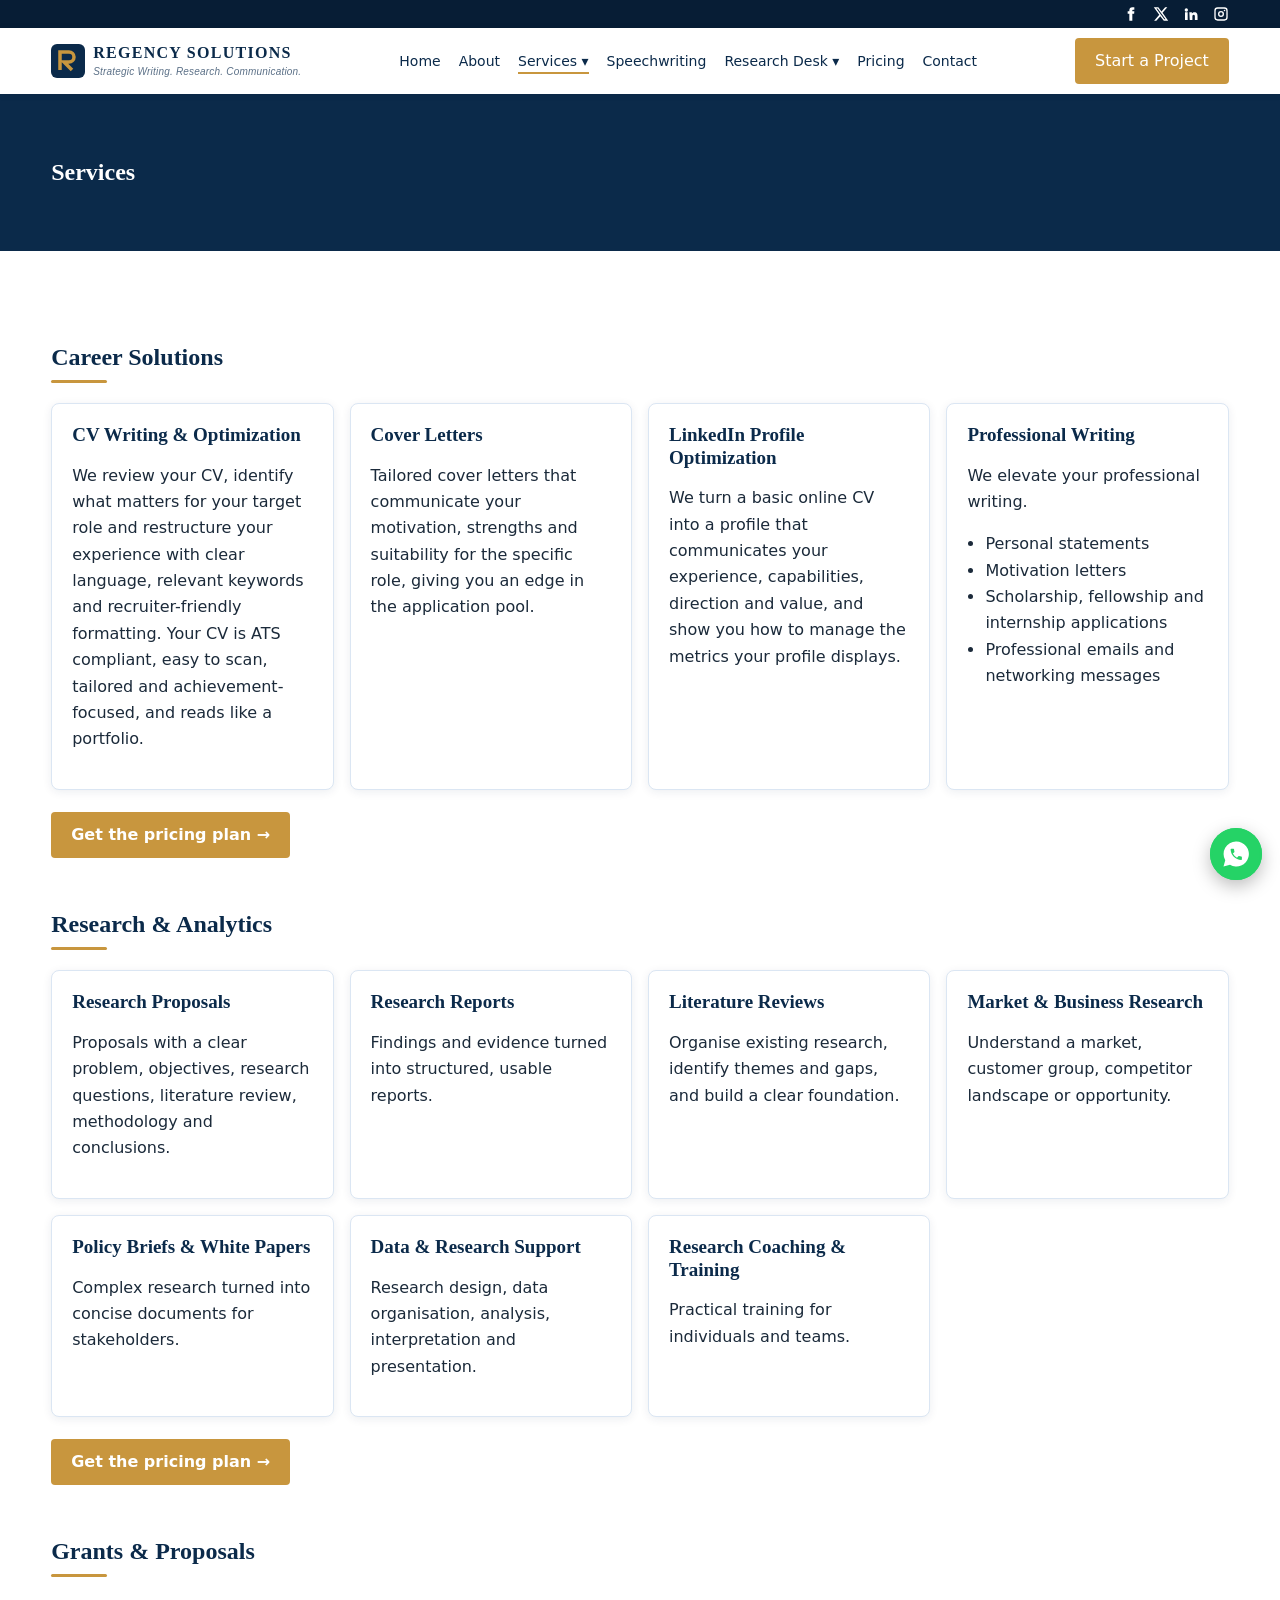
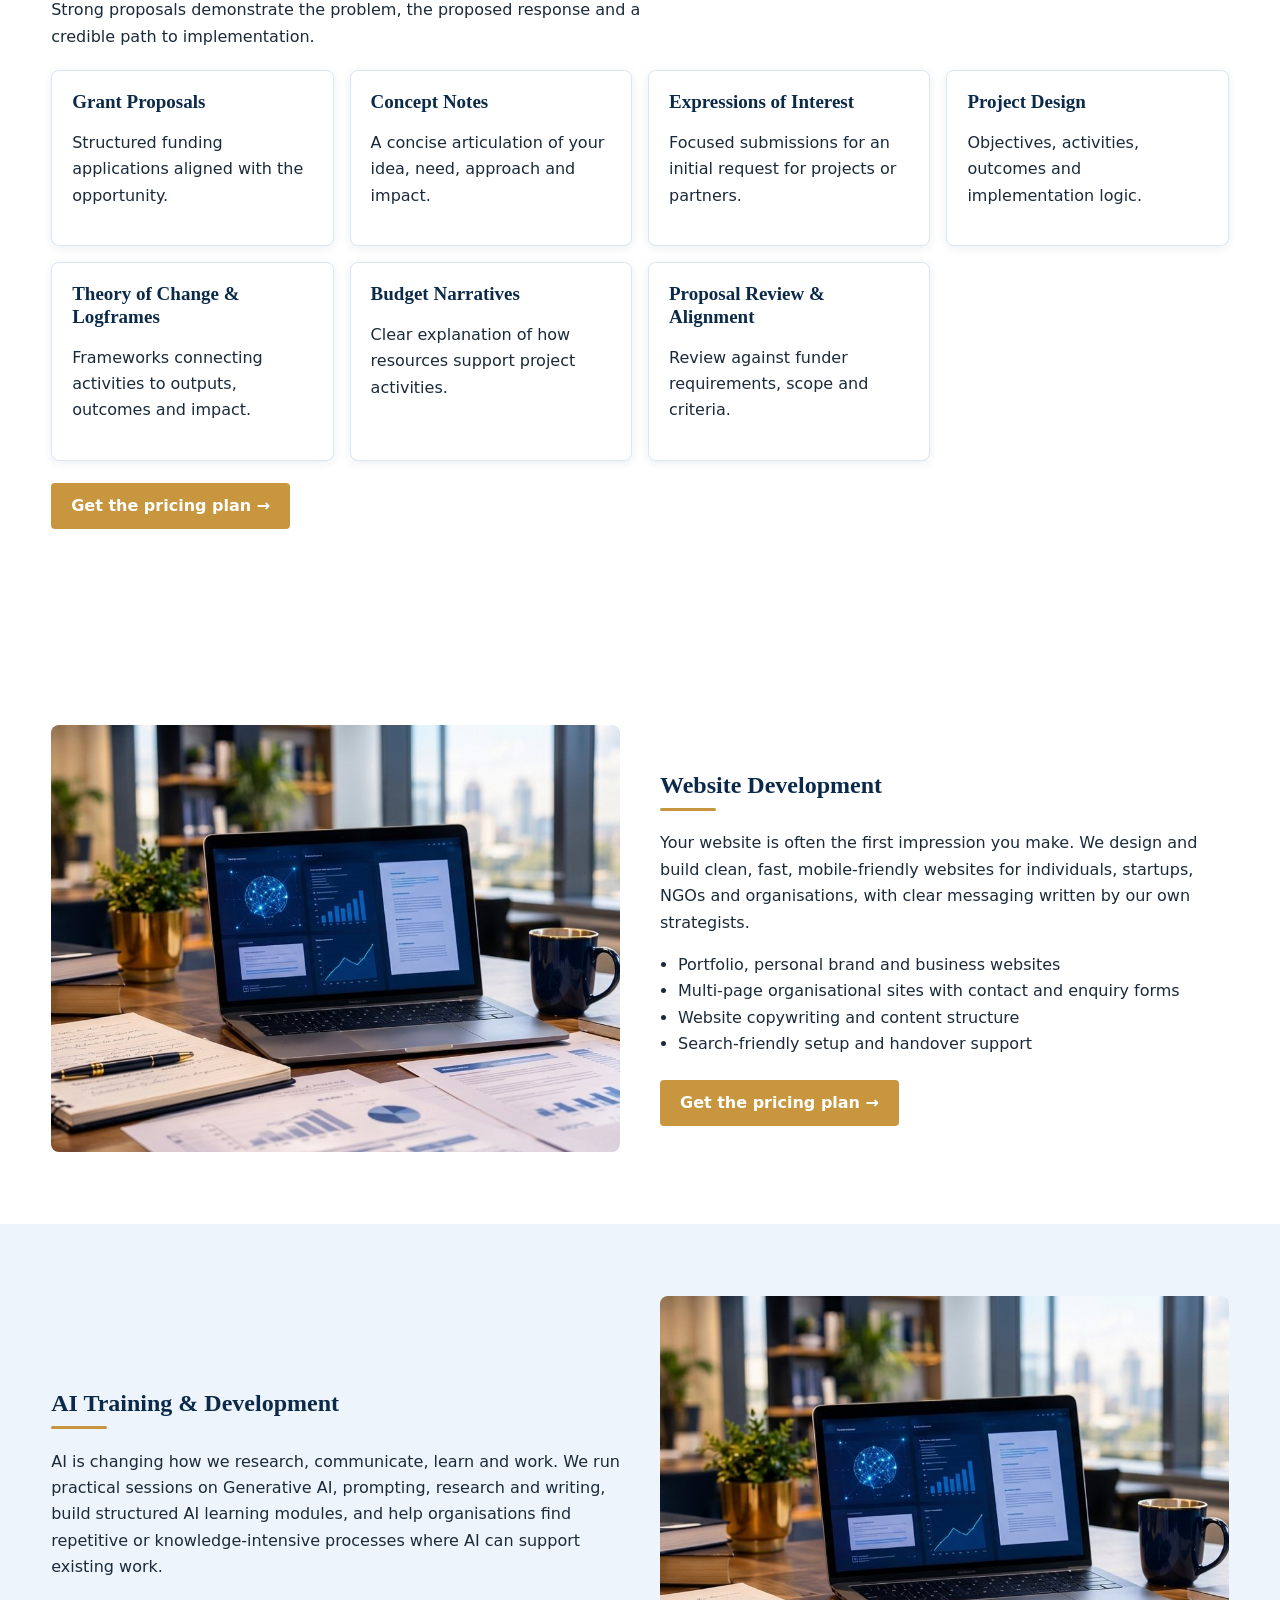
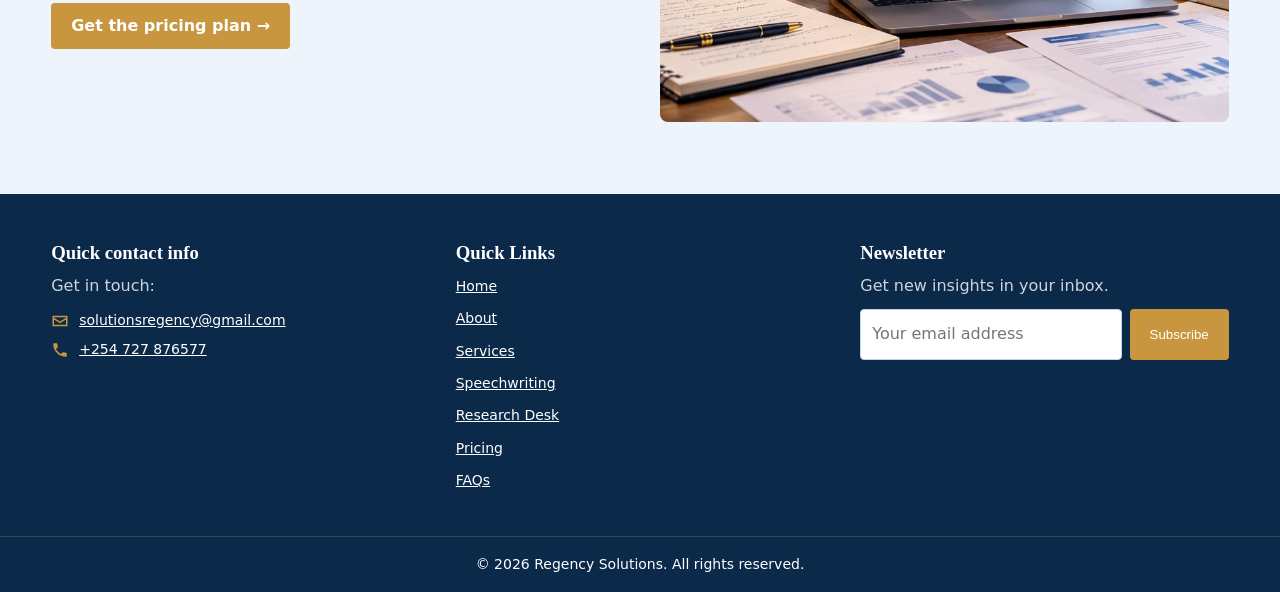
<file: services.html>
<!DOCTYPE html><html lang="en"><head><meta charset="utf-8"><meta name="viewport" content="width=device-width,initial-scale=1"><title>Services | Regency Solutions</title><link rel="stylesheet" href="style.css?v=5"></head><body>
<div class="topbar"><div class="w tb"><div class="socials"><a href="#" aria-label="Facebook"><svg viewBox="0 0 24 24"><path d="M14 8V6.5c0-.7.3-1 1-1h2V2h-3c-3 0-4.5 1.8-4.5 4.5V8H7v3.5h2.5V22H14V11.5h2.7L17 8z"/></svg></a><a href="#" aria-label="X"><svg viewBox="0 0 24 24"><path d="M18.2 2h3.3l-7.2 8.3L22.8 22h-6.6l-5.2-6.8L5 22H1.7l7.7-8.9L1.2 2h6.8l4.7 6.2zm-1.2 18h1.8L7 3.9H5z"/></svg></a><a href="#" aria-label="LinkedIn"><svg viewBox="0 0 24 24"><path d="M4.98 3.5a2.5 2.5 0 1 1 0 5 2.5 2.5 0 0 1 0-5zM3 9.5h4V21H3zM9.5 9.5h3.8v1.6h.1c.5-1 1.8-1.9 3.7-1.9 4 0 4.7 2.6 4.7 6V21h-4v-5c0-1.2 0-2.8-1.7-2.8s-2 1.3-2 2.7V21h-4z"/></svg></a><a href="#" aria-label="Instagram"><svg viewBox="0 0 24 24"><path d="M7 2h10a5 5 0 0 1 5 5v10a5 5 0 0 1-5 5H7a5 5 0 0 1-5-5V7a5 5 0 0 1 5-5zm0 2a3 3 0 0 0-3 3v10a3 3 0 0 0 3 3h10a3 3 0 0 0 3-3V7a3 3 0 0 0-3-3zm5 3.5A4.5 4.5 0 1 1 7.5 12 4.5 4.5 0 0 1 12 7.5zm0 2A2.5 2.5 0 1 0 14.5 12 2.5 2.5 0 0 0 12 9.5zM17.3 5.5a1.2 1.2 0 1 1-1.2 1.2 1.2 1.2 0 0 1 1.2-1.2z"/></svg></a></div></div></div><header><div class="w nav"><a href="index.html" class="logo"><svg width="34" height="34" viewBox="0 0 34 34"><rect width="34" height="34" rx="6" fill="#0b2a4a"/><path d="M9 26V8h9a5 5 0 0 1 0 10h-5l8 8" stroke="#c8963e" stroke-width="3.5" fill="none"/></svg><span>REGENCY SOLUTIONS<em>Strategic Writing. Research. Communication.</em></span></a><button class="burger" aria-label="Open menu" aria-expanded="false"><span></span><span></span><span></span></button><nav><a href="index.html">Home</a><a href="about.html">About</a><div class="dd"><a href="services.html" class=on>Services &#9662;</a><div class="dm"><a href="services.html#career-solutions">Career Solutions</a><a href="services.html#research-analytics">Research & Analytics</a><a href="services.html#grants-proposals">Grants & Proposals</a><a href="services.html#website-development">Website Development</a><a href="services.html#ai-training">AI Training & Development</a><a href="services.html#professional-writing">Professional Writing</a></div></div><a href="speechwriting.html">Speechwriting</a><div class="dd"><a href="research-desk.html">Research Desk &#9662;</a><div class="dm"><a href="research-desk.html#insights">Insights</a><a href="research-desk.html#portfolio">Portfolio</a><a href="research-desk.html#testimonials">Testimonials</a></div></div><a href="pricing.html">Pricing</a><a href="contact.html">Contact</a></nav><a class="btn" href="start-a-project.html">Start a Project</a></div></header>
<section class="ph"><div class="w"><h1>Services</h1></div></section><section class="sp"><div class="w"><h2 id="career-solutions">Career Solutions</h2><div class="grid"><div class="card"><h3>CV Writing & Optimization</h3><p>We review your CV, identify what matters for your target role and restructure your experience with clear language, relevant keywords and recruiter-friendly formatting. Your CV is ATS compliant, easy to scan, tailored and achievement-focused, and reads like a portfolio.</p></div><div class="card"><h3>Cover Letters</h3><p>Tailored cover letters that communicate your motivation, strengths and suitability for the specific role, giving you an edge in the application pool.</p></div><div class="card"><h3>LinkedIn Profile Optimization</h3><p>We turn a basic online CV into a profile that communicates your experience, capabilities, direction and value, and show you how to manage the metrics your profile displays.</p></div><div class="card"><h3 id="professional-writing">Professional Writing</h3><p>We elevate your professional writing.</p><ul><li>Personal statements</li><li>Motivation letters</li><li>Scholarship, fellowship and internship applications</li><li>Professional emails and networking messages</li></ul></div></div><p class="cta"><a href="#" class="pl btn" data-service="Career Solutions">Get the pricing plan &rarr;</a></p><h2 id="research-analytics">Research &amp; Analytics</h2><div class="grid"><div class="card"><h3>Research Proposals</h3><p>Proposals with a clear problem, objectives, research questions, literature review, methodology and conclusions.</p></div><div class="card"><h3>Research Reports</h3><p>Findings and evidence turned into structured, usable reports.</p></div><div class="card"><h3>Literature Reviews</h3><p>Organise existing research, identify themes and gaps, and build a clear foundation.</p></div><div class="card"><h3>Market & Business Research</h3><p>Understand a market, customer group, competitor landscape or opportunity.</p></div><div class="card"><h3>Policy Briefs & White Papers</h3><p>Complex research turned into concise documents for stakeholders.</p></div><div class="card"><h3>Data & Research Support</h3><p>Research design, data organisation, analysis, interpretation and presentation.</p></div><div class="card"><h3>Research Coaching & Training</h3><p>Practical training for individuals and teams.</p></div></div><p class="cta"><a href="#" class="pl btn" data-service="Research & Analytics">Get the pricing plan &rarr;</a></p><h2 id="grants-proposals">Grants &amp; Proposals</h2><p class="lead">Strong proposals demonstrate the problem, the proposed response and a credible path to implementation.</p><div class="grid"><div class="card"><h3>Grant Proposals</h3><p>Structured funding applications aligned with the opportunity.</p></div><div class="card"><h3>Concept Notes</h3><p>A concise articulation of your idea, need, approach and impact.</p></div><div class="card"><h3>Expressions of Interest</h3><p>Focused submissions for an initial request for projects or partners.</p></div><div class="card"><h3>Project Design</h3><p>Objectives, activities, outcomes and implementation logic.</p></div><div class="card"><h3>Theory of Change & Logframes</h3><p>Frameworks connecting activities to outputs, outcomes and impact.</p></div><div class="card"><h3>Budget Narratives</h3><p>Clear explanation of how resources support project activities.</p></div><div class="card"><h3>Proposal Review & Alignment</h3><p>Review against funder requirements, scope and criteria.</p></div></div><p class="cta"><a href="#" class="pl btn" data-service="Grants & Proposals">Get the pricing plan &rarr;</a></p></div></section><section class="sp"><div class="w two rev"><div><h2 id="website-development">Website Development</h2><p>Your website is often the first impression you make. We design and build clean, fast, mobile-friendly websites for individuals, startups, NGOs and organisations, with clear messaging written by our own strategists.</p><ul><li>Portfolio, personal brand and business websites</li><li>Multi-page organisational sites with contact and enquiry forms</li><li>Website copywriting and content structure</li><li>Search-friendly setup and handover support</li></ul><a href="#" class="pl btn" data-service="Website Development">Get the pricing plan &rarr;</a></div><img src="images/web.jpg" alt=""></div></section>
<section class="sp alt"><div class="w two"><div><h2 id="ai-training">AI Training &amp; Development</h2><p>AI is changing how we research, communicate, learn and work. We run practical sessions on Generative AI, prompting, research and writing, build structured AI learning modules, and help organisations find repetitive or knowledge-intensive processes where AI can support existing work.</p><a href="#" class="pl btn" data-service="AI Training & Development">Get the pricing plan &rarr;</a></div><img src="images/ai.jpg" alt=""></div></section><footer><div class="w fg"><div><h3>Quick contact info</h3><p class="mu">Get in touch:</p><ul class="cl"><li><svg viewBox="0 0 24 24"><path d="M2 5h20v14H2zm2 2v.5l8 5 8-5V7zm16 3l-8 5-8-5v7h16z"/></svg><a href="https://mail.google.com/mail/?view=cm&to=solutionsregency@gmail.com" target="_blank" rel="noopener">solutionsregency@gmail.com</a></li><li><svg viewBox="0 0 24 24"><path d="M6.6 10.8a15 15 0 0 0 6.6 6.6l2.2-2.2a1 1 0 0 1 1-.25 11 11 0 0 0 3.6.6 1 1 0 0 1 1 1V20a1 1 0 0 1-1 1A17 17 0 0 1 3 4a1 1 0 0 1 1-1h3.5a1 1 0 0 1 1 1c0 1.2.2 2.4.6 3.6a1 1 0 0 1-.25 1z"/></svg><a href="tel:+254727876577">+254 727 876577</a></li></ul></div><div><h3>Quick Links</h3><ul class="ll"><li><a href="index.html">Home</a></li><li><a href="about.html">About</a></li><li><a href="services.html">Services</a></li><li><a href="speechwriting.html">Speechwriting</a></li><li><a href="research-desk.html">Research Desk</a></li><li><a href="pricing.html">Pricing</a></li><li><a href="research-desk.html#faqs">FAQs</a></li></ul></div><div><h3>Newsletter</h3><p class="mu">Get new insights in your inbox.</p><form class="rf nl" data-kind="news"><input name="_honey" style="display:none" tabindex="-1" autocomplete="off" aria-hidden="true"><input type="hidden" name="service" value="Newsletter"><input name="email" type="email" placeholder="Your email address" aria-label="Email address" required><button class="btn">Subscribe</button><div class="msg"></div></form></div></div><div class="fb">&copy; 2026 Regency Solutions. All rights reserved.</div></footer>
<div class="modal" id="m"><form class="rf" data-reply="1"><input name="_honey" style="display:none" tabindex="-1" autocomplete="off" aria-hidden="true"><button type="button" class="x" aria-label="Close">&times;</button><h3>Get the pricing plan</h3><p>Enter your email and we will send the plan straight to your inbox.</p><input type="hidden" name="service"><input name="name" placeholder="Your name *" required><input name="email" type="email" placeholder="Email *" required><button class="btn">Send me the pricing plan</button><div class="msg"></div></form></div>
<script src="script.js?v=6"></script><script src="motion.js?v=2" defer></script></body></html>
</file>
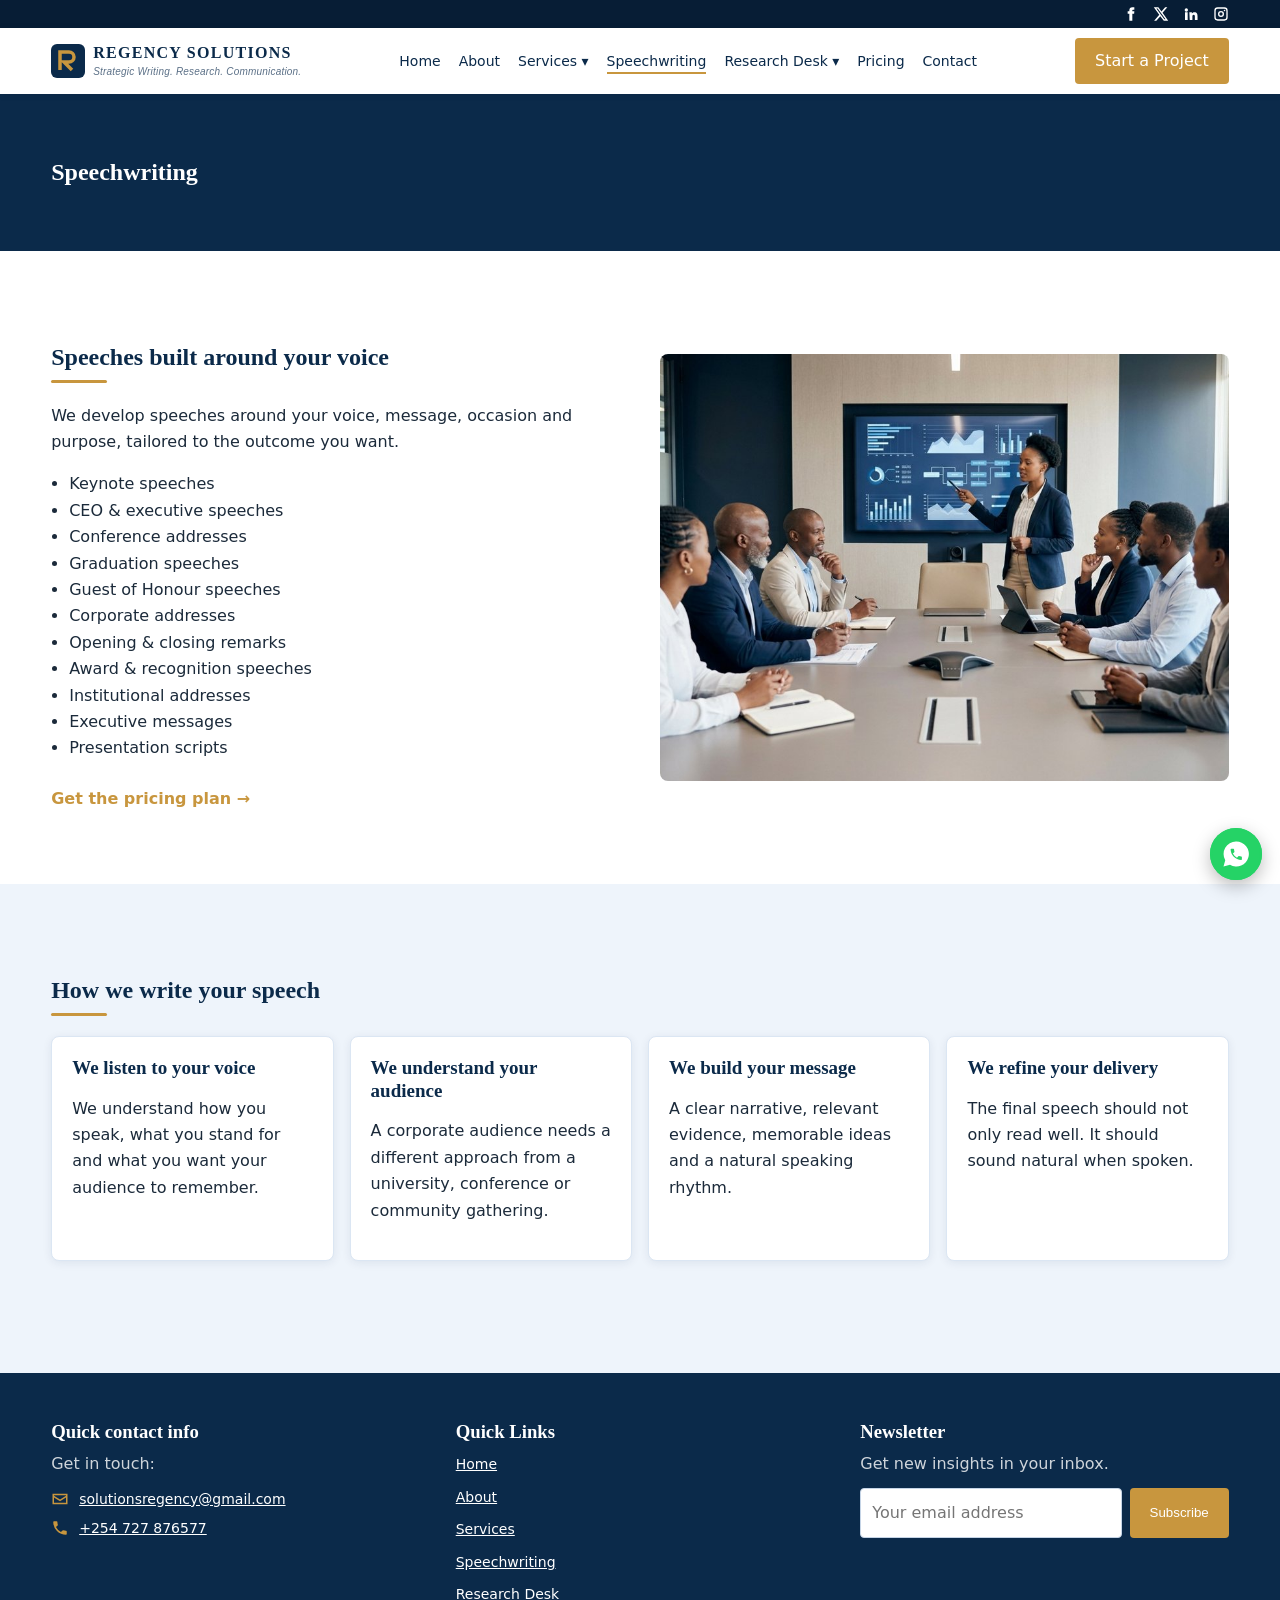
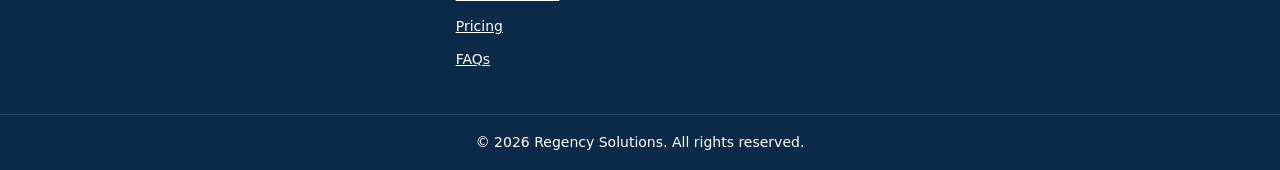
<file: speechwriting.html>
<!DOCTYPE html><html lang="en"><head><meta charset="utf-8"><meta name="viewport" content="width=device-width,initial-scale=1"><title>Speechwriting | Regency Solutions</title><link rel="stylesheet" href="style.css?v=5"></head><body>
<div class="topbar"><div class="w tb"><div class="socials"><a href="#" aria-label="Facebook"><svg viewBox="0 0 24 24"><path d="M14 8V6.5c0-.7.3-1 1-1h2V2h-3c-3 0-4.5 1.8-4.5 4.5V8H7v3.5h2.5V22H14V11.5h2.7L17 8z"/></svg></a><a href="#" aria-label="X"><svg viewBox="0 0 24 24"><path d="M18.2 2h3.3l-7.2 8.3L22.8 22h-6.6l-5.2-6.8L5 22H1.7l7.7-8.9L1.2 2h6.8l4.7 6.2zm-1.2 18h1.8L7 3.9H5z"/></svg></a><a href="#" aria-label="LinkedIn"><svg viewBox="0 0 24 24"><path d="M4.98 3.5a2.5 2.5 0 1 1 0 5 2.5 2.5 0 0 1 0-5zM3 9.5h4V21H3zM9.5 9.5h3.8v1.6h.1c.5-1 1.8-1.9 3.7-1.9 4 0 4.7 2.6 4.7 6V21h-4v-5c0-1.2 0-2.8-1.7-2.8s-2 1.3-2 2.7V21h-4z"/></svg></a><a href="#" aria-label="Instagram"><svg viewBox="0 0 24 24"><path d="M7 2h10a5 5 0 0 1 5 5v10a5 5 0 0 1-5 5H7a5 5 0 0 1-5-5V7a5 5 0 0 1 5-5zm0 2a3 3 0 0 0-3 3v10a3 3 0 0 0 3 3h10a3 3 0 0 0 3-3V7a3 3 0 0 0-3-3zm5 3.5A4.5 4.5 0 1 1 7.5 12 4.5 4.5 0 0 1 12 7.5zm0 2A2.5 2.5 0 1 0 14.5 12 2.5 2.5 0 0 0 12 9.5zM17.3 5.5a1.2 1.2 0 1 1-1.2 1.2 1.2 1.2 0 0 1 1.2-1.2z"/></svg></a></div></div></div><header><div class="w nav"><a href="index.html" class="logo"><svg width="34" height="34" viewBox="0 0 34 34"><rect width="34" height="34" rx="6" fill="#0b2a4a"/><path d="M9 26V8h9a5 5 0 0 1 0 10h-5l8 8" stroke="#c8963e" stroke-width="3.5" fill="none"/></svg><span>REGENCY SOLUTIONS<em>Strategic Writing. Research. Communication.</em></span></a><button class="burger" aria-label="Open menu" aria-expanded="false"><span></span><span></span><span></span></button><nav><a href="index.html">Home</a><a href="about.html">About</a><div class="dd"><a href="services.html">Services &#9662;</a><div class="dm"><a href="services.html#career-solutions">Career Solutions</a><a href="services.html#research-analytics">Research & Analytics</a><a href="services.html#grants-proposals">Grants & Proposals</a><a href="services.html#website-development">Website Development</a><a href="services.html#ai-training">AI Training & Development</a><a href="services.html#professional-writing">Professional Writing</a></div></div><a href="speechwriting.html" class=on>Speechwriting</a><div class="dd"><a href="research-desk.html">Research Desk &#9662;</a><div class="dm"><a href="research-desk.html#insights">Insights</a><a href="research-desk.html#portfolio">Portfolio</a><a href="research-desk.html#testimonials">Testimonials</a></div></div><a href="pricing.html">Pricing</a><a href="contact.html">Contact</a></nav><a class="btn" href="start-a-project.html">Start a Project</a></div></header>
<section class="ph"><div class="w"><h1>Speechwriting</h1></div></section><section class="sp"><div class="w two"><div><h2>Speeches built around your voice</h2><p>We develop speeches around your voice, message, occasion and purpose, tailored to the outcome you want.</p><ul><li>Keynote speeches</li><li>CEO & executive speeches</li><li>Conference addresses</li><li>Graduation speeches</li><li>Guest of Honour speeches</li><li>Corporate addresses</li><li>Opening & closing remarks</li><li>Award & recognition speeches</li><li>Institutional addresses</li><li>Executive messages</li><li>Presentation scripts</li></ul><a href="#" class="pl" data-service="Speechwriting">Get the pricing plan &rarr;</a></div><img src="images/speech.jpg" alt=""></div></section><section class="sp alt"><div class="w"><h2>How we write your speech</h2><div class="grid"><div class="card"><h3>We listen to your voice</h3><p>We understand how you speak, what you stand for and what you want your audience to remember.</p></div><div class="card"><h3>We understand your audience</h3><p>A corporate audience needs a different approach from a university, conference or community gathering.</p></div><div class="card"><h3>We build your message</h3><p>A clear narrative, relevant evidence, memorable ideas and a natural speaking rhythm.</p></div><div class="card"><h3>We refine your delivery</h3><p>The final speech should not only read well. It should sound natural when spoken.</p></div></div></div></section>
<footer><div class="w fg"><div><h3>Quick contact info</h3><p class="mu">Get in touch:</p><ul class="cl"><li><svg viewBox="0 0 24 24"><path d="M2 5h20v14H2zm2 2v.5l8 5 8-5V7zm16 3l-8 5-8-5v7h16z"/></svg><a href="https://mail.google.com/mail/?view=cm&to=solutionsregency@gmail.com" target="_blank" rel="noopener">solutionsregency@gmail.com</a></li><li><svg viewBox="0 0 24 24"><path d="M6.6 10.8a15 15 0 0 0 6.6 6.6l2.2-2.2a1 1 0 0 1 1-.25 11 11 0 0 0 3.6.6 1 1 0 0 1 1 1V20a1 1 0 0 1-1 1A17 17 0 0 1 3 4a1 1 0 0 1 1-1h3.5a1 1 0 0 1 1 1c0 1.2.2 2.4.6 3.6a1 1 0 0 1-.25 1z"/></svg><a href="tel:+254727876577">+254 727 876577</a></li></ul></div><div><h3>Quick Links</h3><ul class="ll"><li><a href="index.html">Home</a></li><li><a href="about.html">About</a></li><li><a href="services.html">Services</a></li><li><a href="speechwriting.html">Speechwriting</a></li><li><a href="research-desk.html">Research Desk</a></li><li><a href="pricing.html">Pricing</a></li><li><a href="research-desk.html#faqs">FAQs</a></li></ul></div><div><h3>Newsletter</h3><p class="mu">Get new insights in your inbox.</p><form class="rf nl" data-kind="news"><input name="_honey" style="display:none" tabindex="-1" autocomplete="off" aria-hidden="true"><input type="hidden" name="service" value="Newsletter"><input name="email" type="email" placeholder="Your email address" aria-label="Email address" required><button class="btn">Subscribe</button><div class="msg"></div></form></div></div><div class="fb">&copy; 2026 Regency Solutions. All rights reserved.</div></footer>
<div class="modal" id="m"><form class="rf" data-reply="1"><input name="_honey" style="display:none" tabindex="-1" autocomplete="off" aria-hidden="true"><button type="button" class="x" aria-label="Close">&times;</button><h3>Get the pricing plan</h3><p>Enter your email and we will send the plan straight to your inbox.</p><input type="hidden" name="service"><input name="name" placeholder="Your name *" required><input name="email" type="email" placeholder="Email *" required><button class="btn">Send me the pricing plan</button><div class="msg"></div></form></div>
<script src="script.js?v=6"></script><script src="motion.js?v=2" defer></script></body></html>
</file>
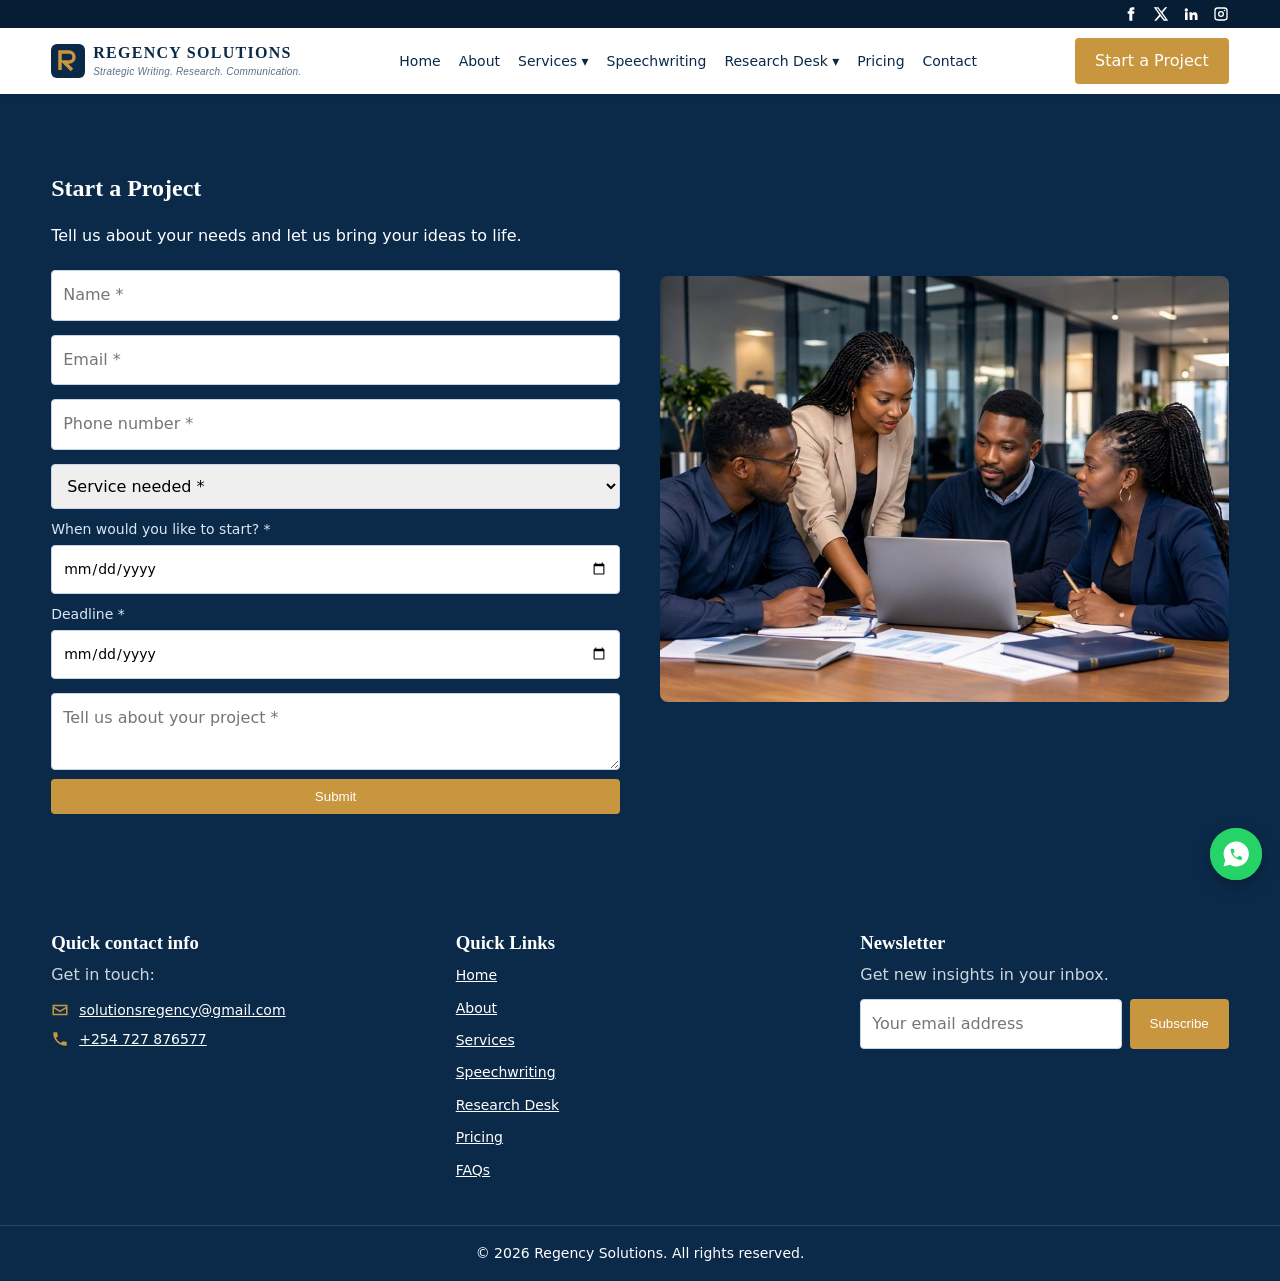
<file: start-a-project.html>
<!DOCTYPE html><html lang="en"><head><meta charset="utf-8"><meta name="viewport" content="width=device-width,initial-scale=1"><title>Start a Project | Regency Solutions</title><link rel="stylesheet" href="style.css?v=5"></head><body>
<div class="topbar"><div class="w tb"><div class="socials"><a href="#" aria-label="Facebook"><svg viewBox="0 0 24 24"><path d="M14 8V6.5c0-.7.3-1 1-1h2V2h-3c-3 0-4.5 1.8-4.5 4.5V8H7v3.5h2.5V22H14V11.5h2.7L17 8z"/></svg></a><a href="#" aria-label="X"><svg viewBox="0 0 24 24"><path d="M18.2 2h3.3l-7.2 8.3L22.8 22h-6.6l-5.2-6.8L5 22H1.7l7.7-8.9L1.2 2h6.8l4.7 6.2zm-1.2 18h1.8L7 3.9H5z"/></svg></a><a href="#" aria-label="LinkedIn"><svg viewBox="0 0 24 24"><path d="M4.98 3.5a2.5 2.5 0 1 1 0 5 2.5 2.5 0 0 1 0-5zM3 9.5h4V21H3zM9.5 9.5h3.8v1.6h.1c.5-1 1.8-1.9 3.7-1.9 4 0 4.7 2.6 4.7 6V21h-4v-5c0-1.2 0-2.8-1.7-2.8s-2 1.3-2 2.7V21h-4z"/></svg></a><a href="#" aria-label="Instagram"><svg viewBox="0 0 24 24"><path d="M7 2h10a5 5 0 0 1 5 5v10a5 5 0 0 1-5 5H7a5 5 0 0 1-5-5V7a5 5 0 0 1 5-5zm0 2a3 3 0 0 0-3 3v10a3 3 0 0 0 3 3h10a3 3 0 0 0 3-3V7a3 3 0 0 0-3-3zm5 3.5A4.5 4.5 0 1 1 7.5 12 4.5 4.5 0 0 1 12 7.5zm0 2A2.5 2.5 0 1 0 14.5 12 2.5 2.5 0 0 0 12 9.5zM17.3 5.5a1.2 1.2 0 1 1-1.2 1.2 1.2 1.2 0 0 1 1.2-1.2z"/></svg></a></div></div></div><header><div class="w nav"><a href="index.html" class="logo"><svg width="34" height="34" viewBox="0 0 34 34"><rect width="34" height="34" rx="6" fill="#0b2a4a"/><path d="M9 26V8h9a5 5 0 0 1 0 10h-5l8 8" stroke="#c8963e" stroke-width="3.5" fill="none"/></svg><span>REGENCY SOLUTIONS<em>Strategic Writing. Research. Communication.</em></span></a><button class="burger" aria-label="Open menu" aria-expanded="false"><span></span><span></span><span></span></button><nav><a href="index.html">Home</a><a href="about.html">About</a><div class="dd"><a href="services.html">Services &#9662;</a><div class="dm"><a href="services.html#career-solutions">Career Solutions</a><a href="services.html#research-analytics">Research & Analytics</a><a href="services.html#grants-proposals">Grants & Proposals</a><a href="services.html#website-development">Website Development</a><a href="services.html#ai-training">AI Training & Development</a><a href="services.html#professional-writing">Professional Writing</a></div></div><a href="speechwriting.html">Speechwriting</a><div class="dd"><a href="research-desk.html">Research Desk &#9662;</a><div class="dm"><a href="research-desk.html#insights">Insights</a><a href="research-desk.html#portfolio">Portfolio</a><a href="research-desk.html#testimonials">Testimonials</a></div></div><a href="pricing.html">Pricing</a><a href="contact.html">Contact</a></nav><a class="btn" href="start-a-project.html">Start a Project</a></div></header><section class="start"><div class="w two"><div><h2>Start a Project</h2><p>Tell us about your needs and let us bring your ideas to life.</p><form class="rf"><input name="_honey" style="display:none" tabindex="-1" autocomplete="off" aria-hidden="true"><input name="name" placeholder="Name *" required><input name="email" type="email" placeholder="Email *" required><input name="phone" placeholder="Phone number *" required><select name="service" required><option value="">Service needed *</option><option>Career Solutions</option><option>Research & Analytics</option><option>Grants & Proposals</option><option>Website Development</option><option>Speechwriting</option><option>AI Training & Development</option><option>Professional Writing</option><option>Other</option></select><label>When would you like to start? *<input type="date" name="start_date" required></label><label>Deadline *<input type="date" name="deadline" required></label><textarea name="enquiry" placeholder="Tell us about your project *" required></textarea><button class="btn">Submit</button><div class="msg"></div></form></div><img src="images/contact.jpg" alt=""></div></section><footer><div class="w fg"><div><h3>Quick contact info</h3><p class="mu">Get in touch:</p><ul class="cl"><li><svg viewBox="0 0 24 24"><path d="M2 5h20v14H2zm2 2v.5l8 5 8-5V7zm16 3l-8 5-8-5v7h16z"/></svg><a href="https://mail.google.com/mail/?view=cm&to=solutionsregency@gmail.com" target="_blank" rel="noopener">solutionsregency@gmail.com</a></li><li><svg viewBox="0 0 24 24"><path d="M6.6 10.8a15 15 0 0 0 6.6 6.6l2.2-2.2a1 1 0 0 1 1-.25 11 11 0 0 0 3.6.6 1 1 0 0 1 1 1V20a1 1 0 0 1-1 1A17 17 0 0 1 3 4a1 1 0 0 1 1-1h3.5a1 1 0 0 1 1 1c0 1.2.2 2.4.6 3.6a1 1 0 0 1-.25 1z"/></svg><a href="tel:+254727876577">+254 727 876577</a></li></ul></div><div><h3>Quick Links</h3><ul class="ll"><li><a href="index.html">Home</a></li><li><a href="about.html">About</a></li><li><a href="services.html">Services</a></li><li><a href="speechwriting.html">Speechwriting</a></li><li><a href="research-desk.html">Research Desk</a></li><li><a href="pricing.html">Pricing</a></li><li><a href="research-desk.html#faqs">FAQs</a></li></ul></div><div><h3>Newsletter</h3><p class="mu">Get new insights in your inbox.</p><form class="rf nl" data-kind="news"><input name="_honey" style="display:none" tabindex="-1" autocomplete="off" aria-hidden="true"><input type="hidden" name="service" value="Newsletter"><input name="email" type="email" placeholder="Your email address" aria-label="Email address" required><button class="btn">Subscribe</button><div class="msg"></div></form></div></div><div class="fb">&copy; 2026 Regency Solutions. All rights reserved.</div></footer>
<div class="modal" id="m"><form class="rf" data-reply="1"><input name="_honey" style="display:none" tabindex="-1" autocomplete="off" aria-hidden="true"><button type="button" class="x" aria-label="Close">&times;</button><h3>Get the pricing plan</h3><p>Enter your email and we will send the plan straight to your inbox.</p><input type="hidden" name="service"><input name="name" placeholder="Your name *" required><input name="email" type="email" placeholder="Email *" required><button class="btn">Send me the pricing plan</button><div class="msg"></div></form></div>
<script src="script.js?v=6"></script><script src="motion.js?v=2" defer></script></body></html>
</file>
<file: style.css>
:root{--n:#0b2a4a;--g:#c8963e;--l:#eef4fb;--t:#1b2a3a}*{box-sizing:border-box}body{margin:0;font:16px/1.65 'Segoe UI',system-ui,sans-serif;color:var(--t)}
h1,h2,h3{font-family:Georgia,'Times New Roman',serif;color:var(--n);line-height:1.2}.w{max-width:1120px;margin:auto;padding:0 20px}
header{position:sticky;top:0;background:#fff;box-shadow:0 1px 8px #0001;z-index:5}.nav{display:flex;align-items:center;gap:20px;justify-content:space-between;padding:10px 20px;flex-wrap:wrap}
.logo{display:flex;align-items:center;gap:8px;font:600 13px/1.1 Georgia,serif;color:var(--n);text-decoration:none;letter-spacing:.08em}
nav a{margin:0 9px;color:var(--n);text-decoration:none;font-size:14px}nav a.on{border-bottom:2px solid var(--g)}
.btn{display:inline-block;background:var(--g);color:#fff;border:0;padding:10px 20px;border-radius:4px;font:600 14px inherit;text-decoration:none;cursor:pointer}.btn.o{background:none;border:1px solid #fff}
.hero,.ph,.start{background:var(--n);color:#fff}.hero h1,.ph h1,.start h2{color:#fff}.hero{padding:60px 0}.ph{padding:44px 0}.start{padding:60px 0}
.two{display:grid;grid-template-columns:1fr 1fr;gap:40px;align-items:center}.two.rev>div{order:2}img{width:100%;border-radius:8px;display:block}
.sp{padding:56px 0}.alt{background:var(--l)}.lead{max-width:60ch}.steps b{color:var(--n)}
.grid,.tiles{display:grid;grid-template-columns:repeat(auto-fill,minmax(240px,1fr));gap:16px;margin:20px 0 40px}
.card,.tile{background:#fff;border:1px solid #dbe6f3;border-radius:8px;padding:20px;box-shadow:0 2px 10px #0b2a4a14}.tile b{font-size:26px;display:block}.tile span{font:600 15px Georgia,serif;color:var(--n)}.tile p{font-size:13px;margin:4px 0 0}
.card h3{margin:0 0 8px;font-size:19px}.card ul,.sp ul{padding-left:18px}.pl{display:inline-block;margin-top:8px;color:var(--g);font-weight:700;text-decoration:none}
details{background:#fff;border:1px solid #dbe6f3;border-radius:6px;padding:12px 16px;margin:8px 0}summary{cursor:pointer;font-weight:600;color:var(--n)}
input,select,textarea{width:100%;padding:11px;margin:5px 0;border:1px solid #c5d4e6;border-radius:4px;font:inherit}.start form{display:grid;gap:4px}.msg{font-size:14px;margin-top:6px}
footer{background:var(--n);color:#fff;padding:36px 0}footer .logo{color:#fff}.fl{display:flex;justify-content:space-between;flex-wrap:wrap;gap:16px;align-items:center}footer a{color:#fff;margin:0 8px;font-size:14px}
.modal{display:none;position:fixed;inset:0;background:#0b2a4acc;z-index:9;align-items:center;justify-content:center;padding:20px}.modal.open{display:flex}.modal form{background:#fff;padding:28px;border-radius:8px;max-width:400px;width:100%;position:relative}.x{position:absolute;right:12px;top:6px;background:none;border:0;font-size:26px;cursor:pointer}
a:focus-visible,button:focus-visible,input:focus-visible{outline:3px solid var(--g)}@media(max-width:760px){.two{grid-template-columns:1fr}.two.rev>div{order:0}}

body,.w,h1,h2,h3,p,li{text-align:left}.logo em{display:block;font:italic 400 9px/1.3 'Segoe UI',sans-serif;letter-spacing:.02em;margin-top:3px;color:#5a6f86}
.dd{display:inline-block;position:relative}.dm{display:none;position:absolute;top:100%;left:0;background:#fff;min-width:210px;border-radius:6px;box-shadow:0 6px 20px #0b2a4a33;padding:6px 0;z-index:10}.dm a{display:block;margin:0;padding:8px 16px;white-space:nowrap}.dm a:hover{background:var(--l)}.dd:hover .dm,.dd:focus-within .dm{display:block}
.news{background:var(--l);padding:36px 0}.news h3{margin:0}.news form{display:flex;gap:8px;flex-wrap:wrap}.news input{flex:1;min-width:200px;margin:0}.news .msg{width:100%}
.soc{display:flex;gap:10px}.si{width:32px;height:32px;border:1px solid #fff8;border-radius:50%;display:grid;place-items:center;margin:0;font:700 12px sans-serif;text-decoration:none}.fl nav{text-align:right}.fl nav small{display:block;margin-top:8px;opacity:.8}
.float{position:fixed;right:14px;bottom:20px;display:flex;flex-direction:column;gap:10px;z-index:8}.float a{width:46px;height:46px;border-radius:50%;background:var(--g);color:#fff;display:grid;place-items:center;font-size:20px;text-decoration:none;box-shadow:0 3px 10px #0005}
@media(max-width:760px){.dm{position:static;display:block;box-shadow:none;padding:0 0 0 12px}.dd{display:block}}

img{aspect-ratio:4/3;object-fit:cover}.topbar{background:#071d35}.tb{display:flex;justify-content:flex-end;padding:6px 20px}.socials{display:flex;gap:14px}.socials a{margin:0}.socials svg{width:16px;height:16px;fill:#fff;display:block}.socials a:hover svg{fill:var(--g)}
footer{padding:48px 0 0}.fg{display:grid;grid-template-columns:repeat(3,1fr);gap:36px}footer h3{color:#fff;margin:0 0 8px}.mu{opacity:.8;margin:0 0 10px}footer ul{list-style:none;padding:0;margin:0}footer li{margin:6px 0}footer a{margin:0}.cl li{display:flex;gap:10px;align-items:center}.cl svg{width:18px;height:18px;fill:var(--g);flex:none}
.nl{display:flex;gap:8px;flex-wrap:wrap}.nl input{flex:1;min-width:160px;margin:0}.nl .msg{width:100%}.fb{margin-top:36px;padding:16px 20px;border-top:1px solid #ffffff22;font-size:14px;text-align:center}@media(max-width:760px){.fg{grid-template-columns:1fr}}

.hero{background:linear-gradient(90deg,#0b2a4af2 0%,#0b2a4acc 45%,#0b2a4a55 100%),url(images/hero.jpg) center/cover no-repeat;min-height:480px;display:flex;align-items:center;padding:80px 0}
.hero .w{width:100%}.hero h1{max-width:16ch;font-size:clamp(32px,5vw,52px)}.hero p{max-width:48ch;font-size:18px}
@media(max-width:760px){.hero{background:linear-gradient(#0b2a4ae6,#0b2a4acc),url(images/hero.jpg) center/cover;min-height:380px;padding:56px 0}}

.start label{display:block;font-size:14px;color:#dbe6f3}.start label input{margin-top:4px}
.cd{list-style:none;padding:0;margin:20px 0}.cd li{display:flex;gap:14px;align-items:flex-start;margin:16px 0}.cd svg{width:22px;height:22px;fill:var(--g);flex:none;margin-top:3px}.cd b{display:block;color:var(--n)}.cd a{color:var(--t)}
a.pl.btn{color:#fff!important;margin-top:6px}.grid+.cta{margin:-24px 0 52px}

.burger{display:none;background:none;border:0;padding:8px;cursor:pointer}.burger span{display:block;width:26px;height:3px;background:var(--n);margin:5px 0;border-radius:2px}
@media(max-width:760px){
.nav{justify-content:space-between;max-height:100vh;overflow-y:auto}.burger{display:block}
.nav nav,.nav>.btn{display:none;width:100%}.nav.open nav{display:block}.nav.open>.btn{display:block;text-align:center;margin-bottom:8px}
.nav nav a{display:block;margin:0;padding:11px 4px;font-size:16px}.nav nav a.on{border-bottom:0;font-weight:700;color:var(--g)}
.dd{display:block}.dd:hover .dm,.dd:focus-within .dm{display:none}.dm{position:static;box-shadow:none;padding:0 0 0 14px;min-width:0}.dd.open .dm{display:block}
header{max-height:100vh}}
/* ===== v4: wider layout, one-line logo, motion ===== */
:root{--ease:cubic-bezier(.2,.7,.2,1)}
.w{max-width:1360px;padding-left:clamp(20px,4vw,56px);padding-right:clamp(20px,4vw,56px)}
.logo{font-size:16px}.logo span{white-space:nowrap}.logo br{display:none}.logo em{font-size:10px}
.two img{max-height:520px;transition:transform .5s var(--ease),box-shadow .5s}.two img:hover{transform:translateY(-4px) scale(1.02);box-shadow:0 18px 40px #0b2a4a33}
@media(min-width:1200px){.hero{min-height:600px}.sp{padding:72px 0}}
body{animation:pg .6s var(--ease)}@keyframes pg{from{opacity:0}}
@keyframes up{from{opacity:0;transform:translateY(28px)}}
.hero h1{animation:up .9s .1s var(--ease) backwards}.hero p{animation:up .9s .3s var(--ease) backwards}.hero .btn{animation:up .9s .5s var(--ease) backwards}.hero .btn+.btn{animation-delay:.65s}
.hero h1::after{content:'';display:block;width:90px;height:4px;background:var(--g);margin-top:18px;border-radius:2px;animation:gw 1s .8s var(--ease) backwards}@keyframes gw{from{width:0}}
.hero{background-position:0 0,center var(--py,50%)}
#pb{position:fixed;top:0;left:0;height:3px;width:0;background:var(--g);z-index:30}
header{transition:box-shadow .3s}header .nav{transition:padding .3s}header.sc{box-shadow:0 4px 18px #0b2a4a22}header.sc .nav{padding-top:4px;padding-bottom:4px}
.nav nav>a,.dd>a{background:linear-gradient(var(--g),var(--g)) 0 100%/0 2px no-repeat;transition:background-size .3s var(--ease);padding-bottom:3px}.nav nav>a:hover,.dd>a:hover{background-size:100% 2px}
.dm{animation:up .25s var(--ease)}
.card,.tile{transition:transform .3s var(--ease),box-shadow .3s,border-color .3s}.card:hover,.tile:hover{transform:translateY(-6px);box-shadow:0 14px 30px #0b2a4a26;border-color:var(--g)}
.btn{transition:transform .25s var(--ease),box-shadow .25s,filter .25s}.btn:hover{transform:translateY(-2px);box-shadow:0 8px 18px #c8963e66;filter:brightness(1.06)}
.rv{opacity:0;transform:translateY(34px);transition:opacity .8s var(--ease) var(--d,0s),transform .8s var(--ease) var(--d,0s)}.rv.in{opacity:1;transform:none}
.sp h2::after{content:'';display:block;width:0;height:3px;background:var(--g);margin-top:8px;border-radius:2px;transition:width .8s .25s var(--ease)}.sp h2.in::after{width:56px}
@media(max-width:760px){.logo{font-size:15px}.nav nav>a,.dd>a{background:none}}
@media(prefers-reduced-motion:reduce){*{animation:none!important;transition:none!important}}

/* ===== v5 ===== */
.hero h1{max-width:20ch;font-size:clamp(32px,4.6vw,56px)}
.kick{color:var(--g);font:600 14px/1.3 'Segoe UI',sans-serif;letter-spacing:.16em;text-transform:uppercase;margin-bottom:16px;animation:up .8s var(--ease) backwards}
.rot{display:inline-block;min-width:9.5ch;color:#fff;border-bottom:2px solid var(--g);transition:opacity .35s,transform .35s}.rot.out{opacity:0;transform:translateY(-8px)}
.tl{list-style:none;margin:40px 0 0;padding:0;display:grid;grid-template-columns:repeat(5,1fr);gap:20px;position:relative}
.tl::before,.tl::after{content:'';position:absolute;left:22px;top:20px;height:4px;border-radius:2px}
.tl::before{right:calc((100% - 80px)/5 - 22px);background:#cfdceb}.tl::after{background:var(--g);width:calc((100% - (100% - 80px)/5)*var(--p,0))}
.tl li{position:relative;padding-top:64px}.tl i{position:absolute;top:0;left:0;width:44px;height:44px;border-radius:50%;background:var(--n);color:#fff;font:700 18px/44px Georgia,serif;text-align:center;z-index:1;transition:background .4s,transform .4s}
.tl li.on i{background:var(--g);transform:scale(1.12)}.tl b{font:600 19px Georgia,serif;color:var(--n)}.tl p{margin:6px 0 0;font-size:15px}
@media(max-width:760px){.tl{grid-template-columns:1fr;gap:26px}.tl::before,.tl::after{left:20px;top:22px;width:4px}.tl::before{right:auto;bottom:calc(22px + 4px);height:auto;bottom:70px}.tl::after{height:calc((100% - 92px)*var(--p,0));width:4px}.tl li{padding:4px 0 0 64px}}
.wa,.tt{position:fixed;right:18px;width:52px;height:52px;border-radius:50%;display:grid;place-items:center;z-index:25;box-shadow:0 6px 18px #0004;border:0;cursor:pointer}
.wa{bottom:20px;background:#25d366;transition:transform .25s var(--ease)}.wa:hover{transform:scale(1.08)}.wa svg{width:30px;height:30px}
.wa::before{content:'';position:absolute;inset:0;border-radius:50%;border:2px solid #25d366;animation:pulse 2.4s infinite}@keyframes pulse{from{transform:scale(1);opacity:.8}to{transform:scale(1.6);opacity:0}}
.wa span{position:absolute;right:62px;background:#fff;color:var(--n);padding:6px 12px;border-radius:6px;font:600 13px 'Segoe UI',sans-serif;white-space:nowrap;box-shadow:0 4px 12px #0003;opacity:0;pointer-events:none;transform:translateX(8px);transition:.25s}.wa:hover span{opacity:1;transform:none}
.tt{bottom:84px;background:var(--n);color:#fff;font-size:22px;opacity:0;visibility:hidden;transform:translateY(10px);transition:.3s}.tt.show{opacity:1;visibility:visible;transform:none}.tt:hover{background:var(--g)}
.fs{max-width:480px;margin:0 0 18px;padding:12px 16px;border-radius:30px}
@media(max-width:760px){.wa,.tt{right:12px}}
</file>
